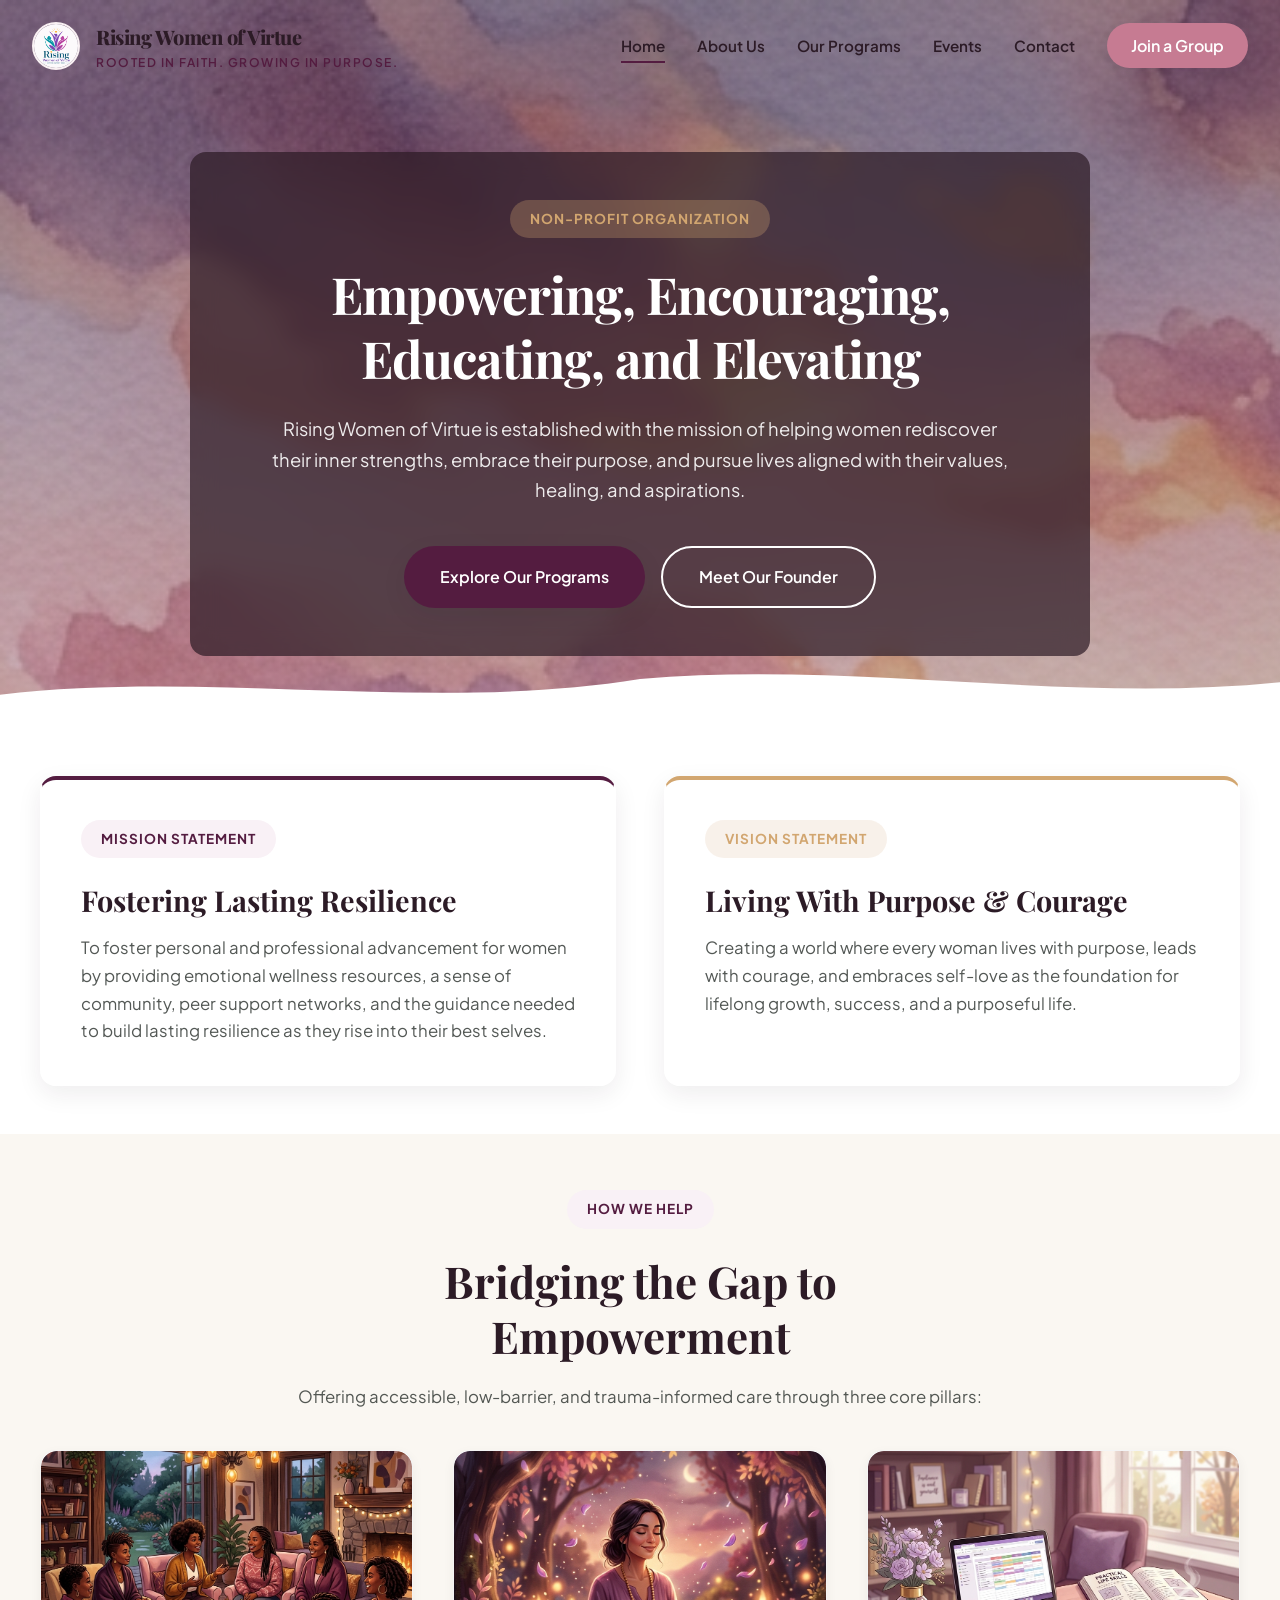
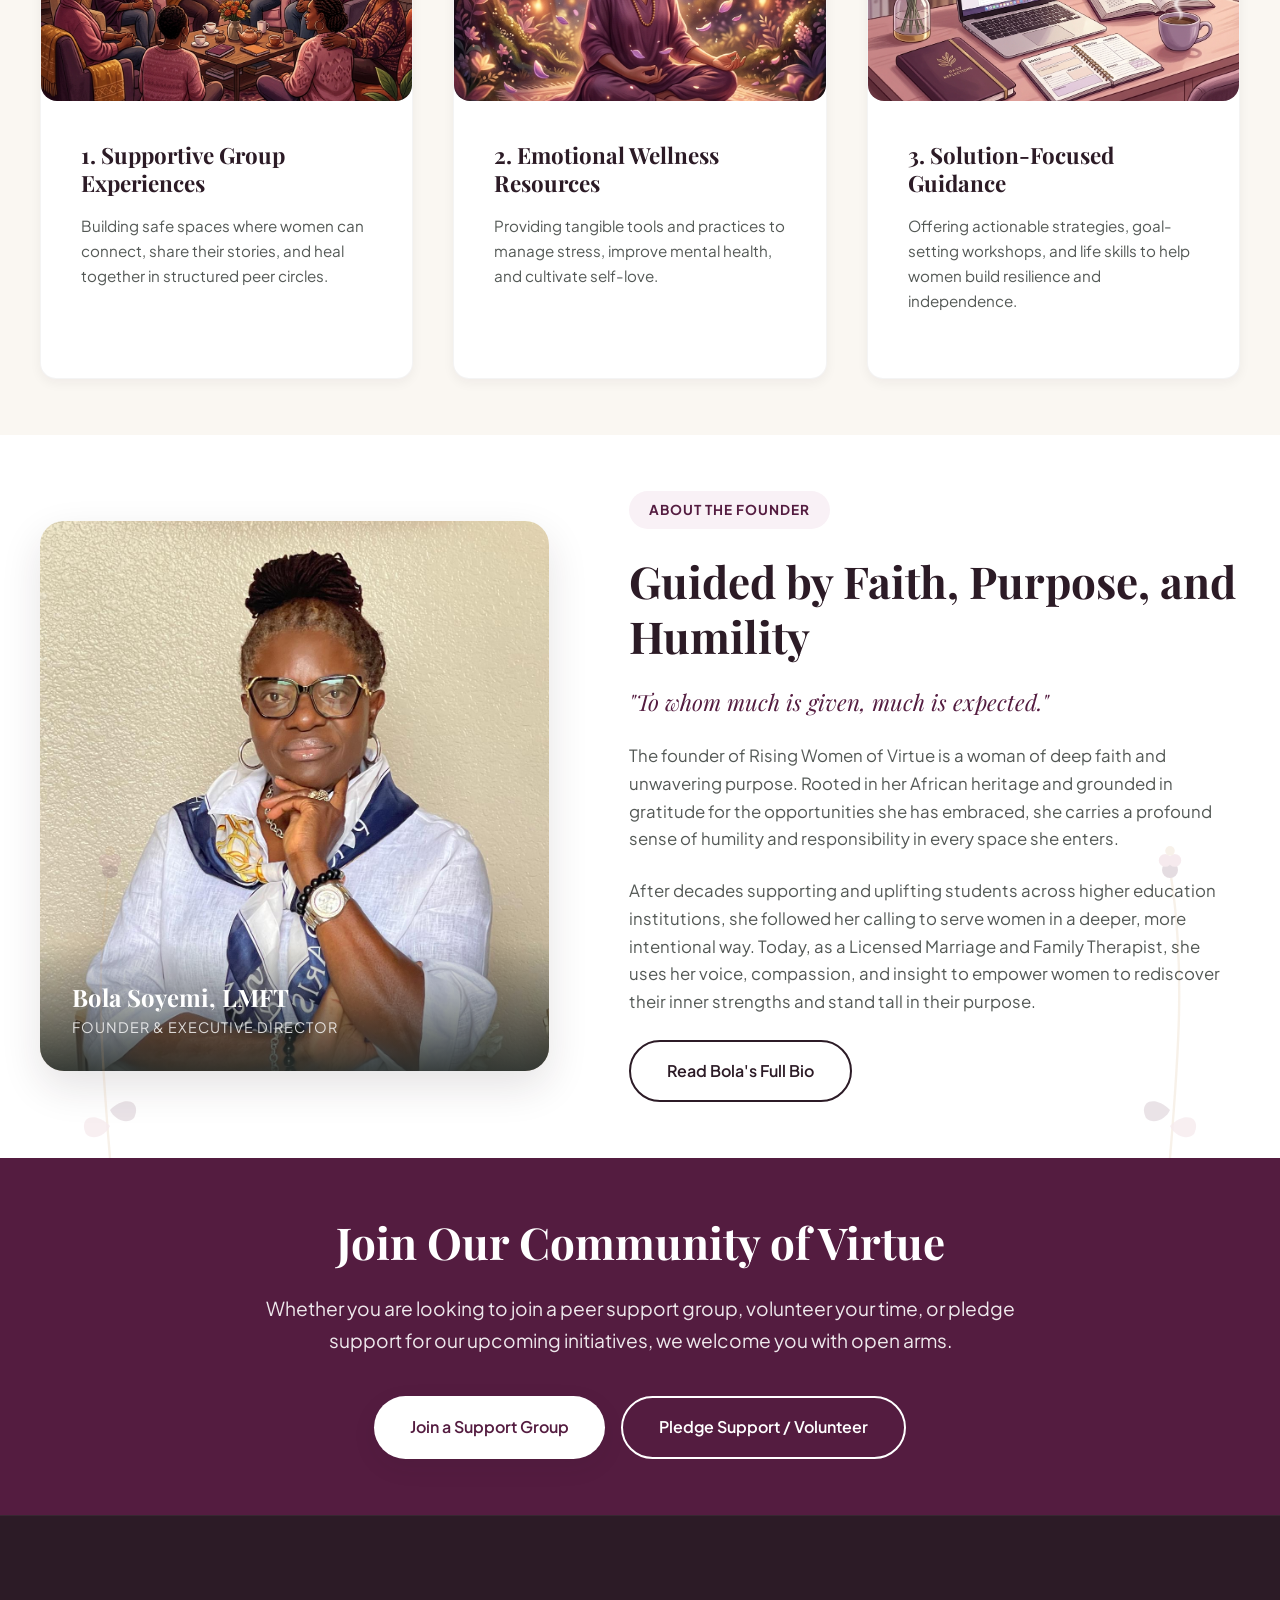
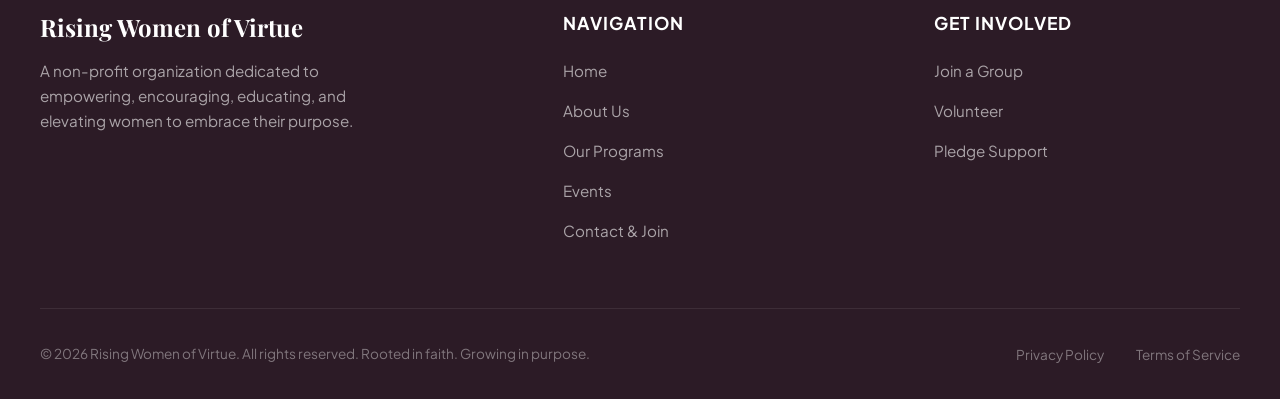
<file: index.html>
<!DOCTYPE html>
<html lang="en">
<head>
  <meta charset="UTF-8">
  <meta name="viewport" content="width=device-width, initial-scale=1.0">
  <meta http-equiv="Cache-Control" content="no-cache, no-store, must-revalidate">
  <meta http-equiv="Pragma" content="no-cache">
  <meta http-equiv="Expires" content="0">
  <title>Rising Women of Virtue - Non-Profit Organization</title>
  <meta name="description" content="Rising Women of Virtue is a non-profit organization established to empower, encourage, educate, and elevate women as they rediscover their inner strengths and embrace their purpose.">
  <link rel="stylesheet" href="css/styles.css">
</head>
<body>

  <!-- Navigation Header -->
  <header class="header-container" id="main-header">
    <nav class="navbar">
      <a href="index.html" class="logo-wrapper">
        <img src="images/logo.png" alt="Rising Women of Virtue Logo" class="logo-img">
        <div class="logo-text">
          <span class="logo-main">Rising Women of Virtue</span>
          <span class="logo-sub">Rooted in Faith. Growing in Purpose.</span>
        </div>
      </a>
      <ul class="nav-menu" id="nav-menu">
        <li><a href="index.html" class="nav-link active">Home</a></li>
        <li><a href="about.html" class="nav-link">About Us</a></li>
        <li><a href="programs.html" class="nav-link">Our Programs</a></li>
        <li><a href="events.html" class="nav-link">Events</a></li>
        <li><a href="contact.html" class="nav-link">Contact</a></li>
        <li><a href="contact.html?interest=ngo" class="nav-cta">Join a Group</a></li>
      </ul>
      <div class="mobile-toggle" id="mobile-toggle">
        <span></span>
        <span></span>
        <span></span>
      </div>
    </nav>
  </header>

  <!-- Hero Landing with Animated Moving River Image Background -->
  <section class="hero-home" style="position: relative; overflow: hidden; padding-top: 9.5rem; padding-bottom: 4.5rem;">
    
    <!-- Continuous Moving River Background Image Loop -->
    <div class="moving-river-container">
      <div class="moving-river-bg"></div>
    </div>
    
    <!-- Lavender Petal Drift Overlay -->
    <div class="petal-container" style="z-index: 2;"></div>

    <div class="fade-in-element visible hero-reveal" style="position: relative; z-index: 5; background: rgba(43, 26, 36, 0.7); padding: 3rem 2.5rem; border-radius: var(--border-radius-md); backdrop-filter: blur(12px); -webkit-backdrop-filter: blur(12px); max-width: 900px; color: var(--color-white);">
      <span class="badge badge-ngo" style="background: rgba(209, 164, 112, 0.3); color: var(--color-gold);">Non-Profit Organization</span>
      <h1 style="color: var(--color-white); font-size: 3.2rem;">Empowering, Encouraging, Educating, and Elevating</h1>
      <p class="subtitle" style="color: rgba(255, 255, 255, 0.9); font-size: 1.15rem; max-width: 750px;">Rising Women of Virtue is established with the mission of helping women rediscover their inner strengths, embrace their purpose, and pursue lives aligned with their values, healing, and aspirations.</p>
      <div style="display: flex; gap: 1rem; justify-content: center; flex-wrap: wrap; margin-top: 1.5rem;">
        <a href="programs.html" class="btn btn-primary">Explore Our Programs</a>
        <a href="about.html" class="btn btn-outline" style="border-color: var(--color-white); color: var(--color-white);">Meet Our Founder</a>
      </div>
    </div>

    <!-- Flowing River Wave Divider -->
    <div class="river-divider">
      <svg viewBox="0 0 1440 120" preserveAspectRatio="none">
        <path fill="#ffffff" d="M0,65 C240,25 480,95 720,40 C960,10 1200,80 1440,45 L1440,120 L0,120 Z"></path>
      </svg>
    </div>
  </section>

  <!-- Mission & Vision Cards -->
  <section style="background-color: var(--color-white); padding-top: 3rem; padding-bottom: 3rem;">
    <div class="portal-grid">
      <div class="glass-card fade-in-element visible" style="border-top: 4px solid var(--color-terracotta);">
        <span class="badge badge-ngo">Mission Statement</span>
        <h3 style="font-size: 1.8rem; margin-bottom: 1rem;">Fostering Lasting Resilience</h3>
        <p>To foster personal and professional advancement for women by providing emotional wellness resources, a sense of community, peer support networks, and the guidance needed to build lasting resilience as they rise into their best selves.</p>
      </div>
      
      <div class="glass-card fade-in-element visible delay-100" style="border-top: 4px solid var(--color-gold);">
        <span class="badge badge-ngo" style="background-color: rgba(209, 164, 112, 0.15); color: var(--color-gold);">Vision Statement</span>
        <h3 style="font-size: 1.8rem; margin-bottom: 1rem;">Living With Purpose & Courage</h3>
        <p>Creating a world where every woman lives with purpose, leads with courage, and embraces self-love as the foundation for lifelong growth, success, and a purposeful life.</p>
      </div>
    </div>
  </section>

  <!-- Three Core Pillars -->
  <section style="background-color: var(--color-cream); padding-top: 3.5rem; padding-bottom: 3.5rem;">
    <div class="section-header fade-in-element visible">
      <span class="badge badge-ngo">How We Help</span>
      <h2>Bridging the Gap to Empowerment</h2>
      <p>Offering accessible, low-barrier, and trauma-informed care through three core pillars:</p>
    </div>

    <div class="services-grid">
      
      <div class="service-card fade-in-element visible">
        <div class="image-card-wrapper">
          <img src="images/pillar_empowerment_groups.png" alt="Supportive Group Experiences" class="image-card-zoom">
        </div>
        <div class="service-body">
          <h3>1. Supportive Group Experiences</h3>
          <p>Building safe spaces where women can connect, share their stories, and heal together in structured peer circles.</p>
        </div>
      </div>

      <div class="service-card fade-in-element visible delay-100">
        <div class="image-card-wrapper">
          <img src="images/pillar_emotional_wellness.png" alt="Emotional Wellness Resources" class="image-card-zoom">
        </div>
        <div class="service-body">
          <h3>2. Emotional Wellness Resources</h3>
          <p>Providing tangible tools and practices to manage stress, improve mental health, and cultivate self-love.</p>
        </div>
      </div>

      <div class="service-card fade-in-element visible delay-200">
        <div class="image-card-wrapper">
          <img src="images/pillar_life_skills.png" alt="Solution-Focused Guidance" class="image-card-zoom">
        </div>
        <div class="service-body">
          <h3>3. Solution-Focused Guidance</h3>
          <p>Offering actionable strategies, goal-setting workshops, and life skills to help women build resilience and independence.</p>
        </div>
      </div>

    </div>
  </section>

  <!-- Meet the Founder -->
  <section class="founder-intro-section" style="position: relative; overflow: hidden; background-color: var(--color-white); padding-top: 3.5rem; padding-bottom: 3.5rem;">
    <!-- Swaying Lavender Stem margin decorations -->
    <svg class="lavender-stem-decor lavender-left" viewBox="0 0 100 200" fill="none" xmlns="http://www.w3.org/2000/svg">
      <path d="M50 200 C45 140 40 80 50 20" stroke="#D1A470" stroke-width="1.5" stroke-linecap="round"/>
      <path d="M50 180 C40 170 30 175 35 185 C40 190 48 185 50 180 Z" fill="#C57B91" opacity="0.8"/>
      <path d="M50 170 C60 160 70 165 65 175 C60 180 52 175 50 170 Z" fill="#531B3F" opacity="0.8"/>
      <circle cx="50" cy="20" r="5" fill="#531B3F"/>
      <circle cx="47" cy="14" r="4" fill="#C57B91"/>
      <circle cx="53" cy="14" r="4" fill="#C57B91"/>
      <circle cx="50" cy="8" r="3" fill="#D1A470"/>
    </svg>
    
    <svg class="lavender-stem-decor lavender-right" viewBox="0 0 100 200" fill="none" xmlns="http://www.w3.org/2000/svg">
      <path d="M50 200 C45 140 40 80 50 20" stroke="#D1A470" stroke-width="1.5" stroke-linecap="round"/>
      <path d="M50 180 C40 170 30 175 35 185 C40 190 48 185 50 180 Z" fill="#C57B91" opacity="0.8"/>
      <path d="M50 170 C60 160 70 165 65 175 C60 180 52 175 50 170 Z" fill="#531B3F" opacity="0.8"/>
      <circle cx="50" cy="20" r="5" fill="#531B3F"/>
      <circle cx="47" cy="14" r="4" fill="#C57B91"/>
      <circle cx="53" cy="14" r="4" fill="#C57B91"/>
      <circle cx="50" cy="8" r="3" fill="#D1A470"/>
    </svg>

    <div class="founder-grid">
      <div class="founder-image-wrapper fade-in-element visible">
        <img src="images/bola.jpeg" alt="Bola Soyemi portrait" class="founder-img">
        <div class="founder-caption">
          <h3>Bola Soyemi, LMFT</h3>
          <p>Founder & Executive Director</p>
        </div>
      </div>
      <div class="founder-text-content fade-in-element visible delay-200">
        <span class="badge badge-ngo">About the Founder</span>
        <h2>Guided by Faith, Purpose, and Humility</h2>
        <p class="quote">"To whom much is given, much is expected."</p>
        <p>The founder of Rising Women of Virtue is a woman of deep faith and unwavering purpose. Rooted in her African heritage and grounded in gratitude for the opportunities she has embraced, she carries a profound sense of humility and responsibility in every space she enters.</p>
        <p>After decades supporting and uplifting students across higher education institutions, she followed her calling to serve women in a deeper, more intentional way. Today, as a Licensed Marriage and Family Therapist, she uses her voice, compassion, and insight to empower women to rediscover their inner strengths and stand tall in their purpose.</p>
        <a href="about.html" class="btn btn-outline">Read Bola's Full Bio</a>
      </div>
    </div>
  </section>

  <!-- Get Involved CTA -->
  <section style="background-color: var(--color-terracotta); color: var(--color-white); text-align: center; padding: 3.5rem 2rem;">
    <div style="max-width: 800px; margin: 0 auto;" class="fade-in-element visible">
      <h2 style="color: var(--color-white); font-size: 2.75rem; margin-bottom: 1.5rem;">Join Our Community of Virtue</h2>
      <p style="color: rgba(255, 255, 255, 0.9); font-size: 1.2rem; margin-bottom: 2.5rem;">Whether you are looking to join a peer support group, volunteer your time, or pledge support for our upcoming initiatives, we welcome you with open arms.</p>
      <div style="display: flex; gap: 1rem; justify-content: center; flex-wrap: wrap;">
        <a href="contact.html?interest=ngo" class="btn btn-secondary" style="background-color: var(--color-white); color: var(--color-terracotta);">Join a Support Group</a>
        <a href="contact.html?interest=volunteer" class="btn btn-outline" style="border-color: var(--color-white); color: var(--color-white);">Pledge Support / Volunteer</a>
      </div>
    </div>
  </section>

  <!-- Footer -->
  <footer>
    <div class="footer-grid">
      <div class="footer-brand">
        <h3>Rising Women of Virtue</h3>
        <p>A non-profit organization dedicated to empowering, encouraging, educating, and elevating women to embrace their purpose.</p>
      </div>
      <div class="footer-links">
        <h4>Navigation</h4>
        <ul>
          <li><a href="index.html">Home</a></li>
          <li><a href="about.html">About Us</a></li>
          <li><a href="programs.html">Our Programs</a></li>
          <li><a href="events.html">Events</a></li>
          <li><a href="contact.html">Contact & Join</a></li>
        </ul>
      </div>
      <div class="footer-links">
        <h4>Get Involved</h4>
        <ul>
          <li><a href="contact.html?interest=ngo">Join a Group</a></li>
          <li><a href="contact.html?interest=volunteer">Volunteer</a></li>
          <li><a href="contact.html?interest=volunteer">Pledge Support</a></li>
        </ul>
      </div>
    </div>
    
    <div class="footer-bottom">
      <p>&copy; 2026 Rising Women of Virtue. All rights reserved. Rooted in faith. Growing in purpose.</p>
      <ul class="footer-legal-links">
        <li><a href="#">Privacy Policy</a></li>
        <li><a href="#">Terms of Service</a></li>
      </ul>
    </div>
  </footer>

  <script src="js/main.js"></script>
</body>
</html>
</file>
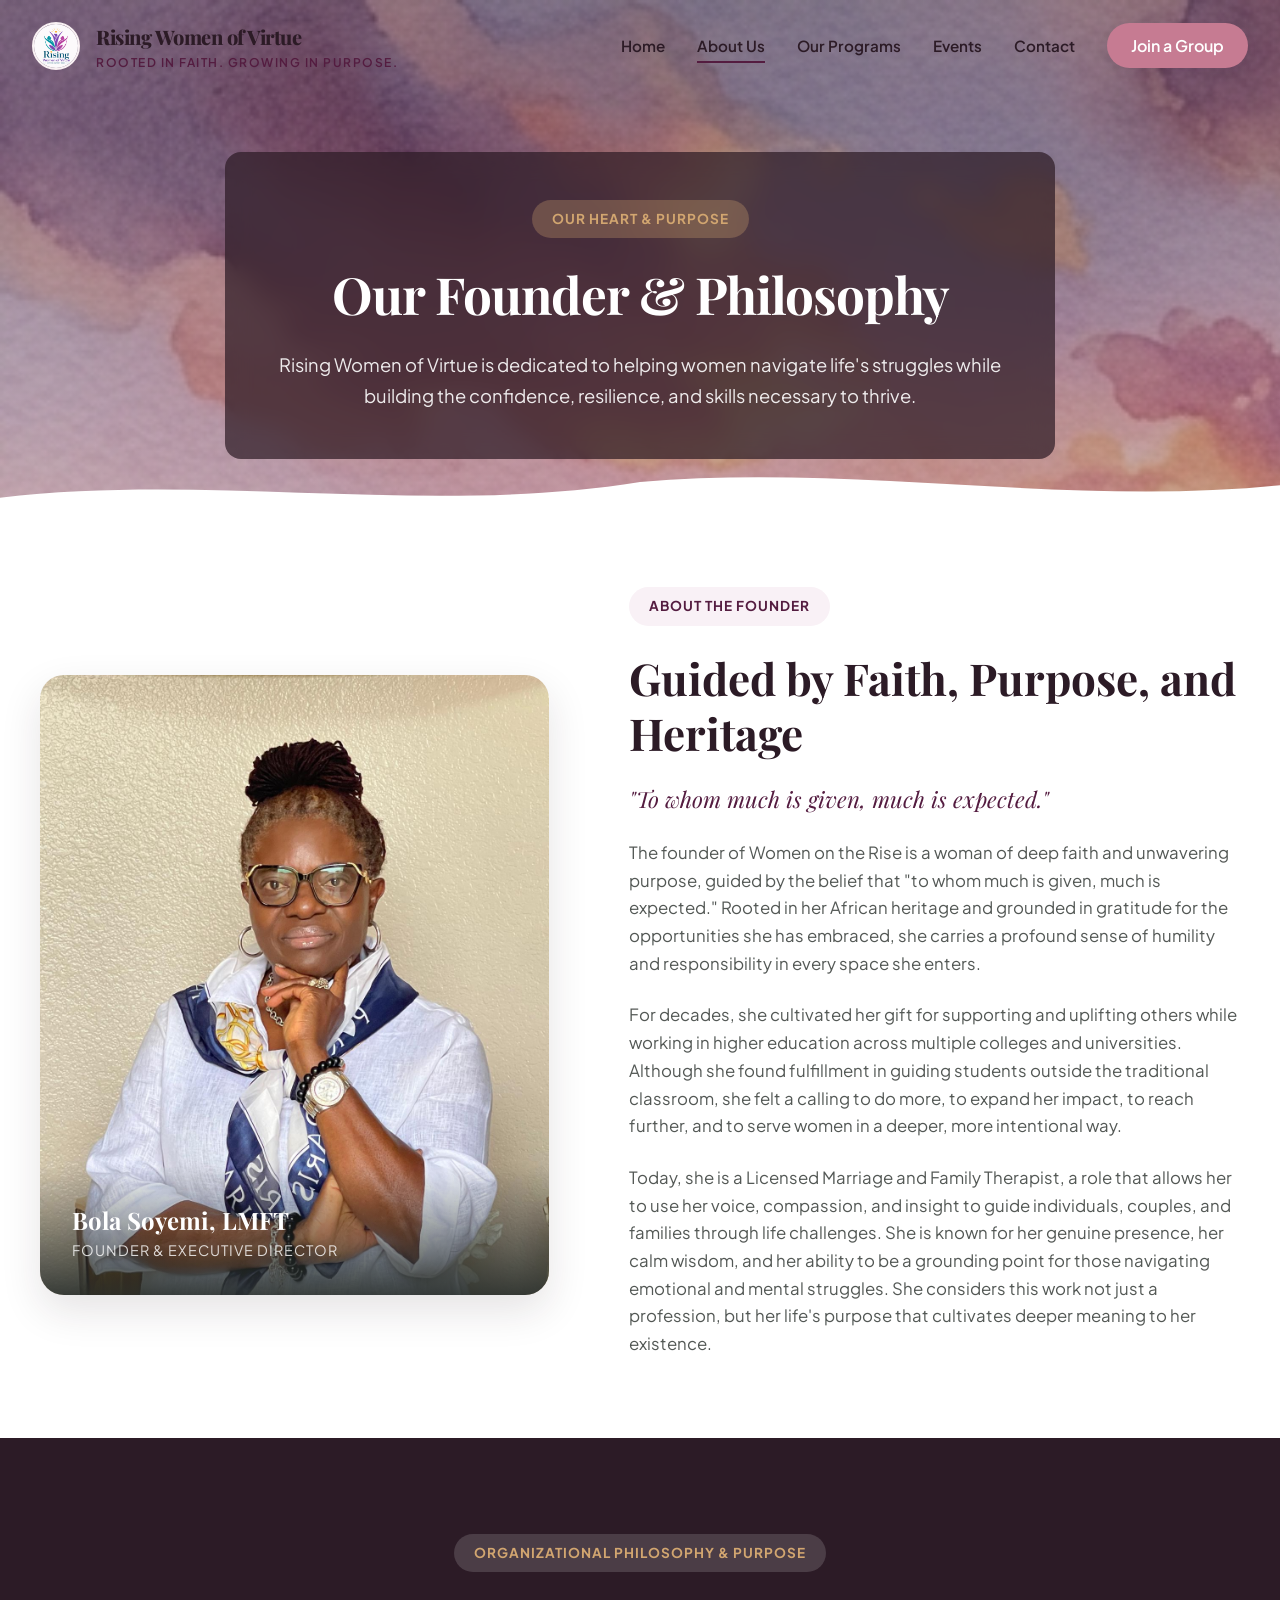
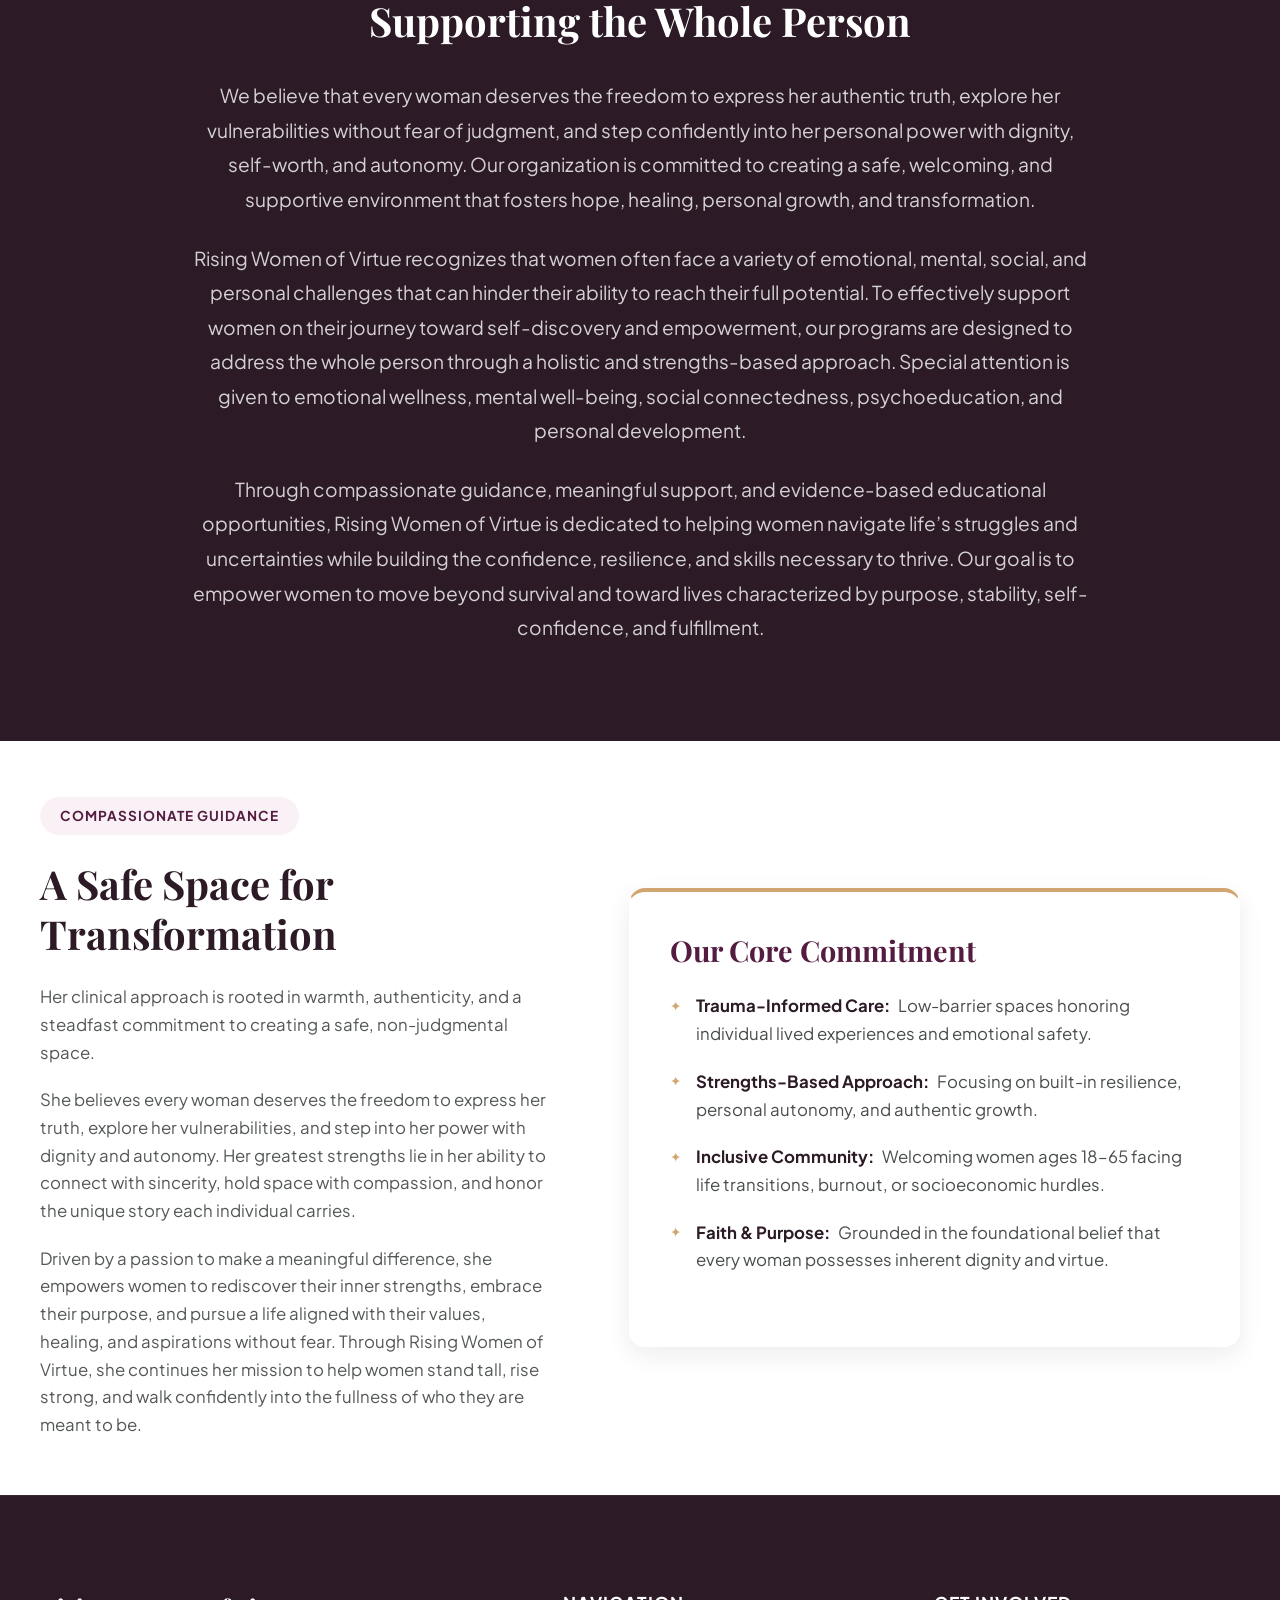
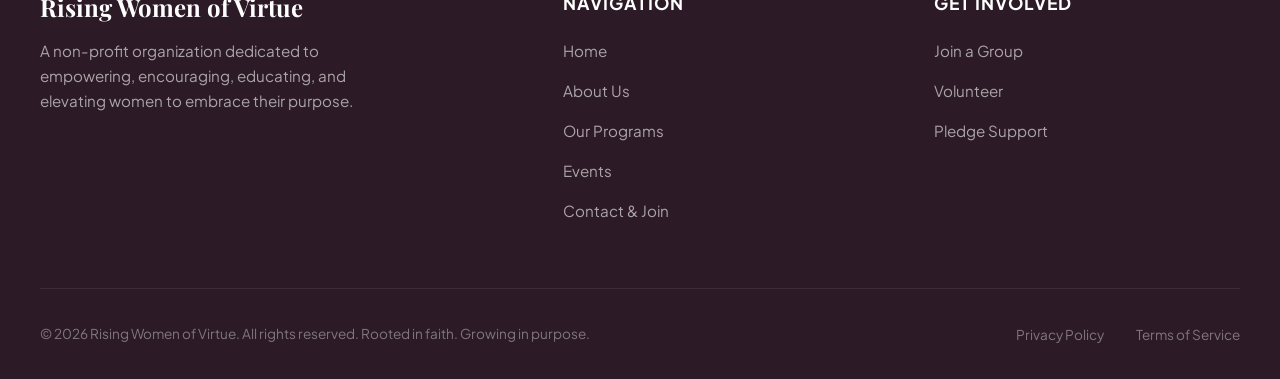
<file: about.html>
<!DOCTYPE html>
<html lang="en">
<head>
  <meta charset="UTF-8">
  <meta name="viewport" content="width=device-width, initial-scale=1.0">
  <meta http-equiv="Cache-Control" content="no-cache, no-store, must-revalidate">
  <meta http-equiv="Pragma" content="no-cache">
  <meta http-equiv="Expires" content="0">
  <title>About Us - Rising Women of Virtue</title>
  <meta name="description" content="Learn about Bola Soyemi, LMFT, founder of Rising Women of Virtue, her background in higher education, African heritage, faith, and the non-profit's philosophy.">
  <link rel="stylesheet" href="css/styles.css">
</head>
<body>

  <!-- Navigation Header -->
  <header class="header-container scrolled" id="main-header">
    <nav class="navbar">
      <a href="index.html" class="logo-wrapper">
        <img src="images/logo.png" alt="Rising Women of Virtue Logo" class="logo-img">
        <div class="logo-text">
          <span class="logo-main">Rising Women of Virtue</span>
          <span class="logo-sub">Rooted in Faith. Growing in Purpose.</span>
        </div>
      </a>
      <ul class="nav-menu" id="nav-menu">
        <li><a href="index.html" class="nav-link">Home</a></li>
        <li><a href="about.html" class="nav-link active">About Us</a></li>
        <li><a href="programs.html" class="nav-link">Our Programs</a></li>
        <li><a href="events.html" class="nav-link">Events</a></li>
        <li><a href="contact.html" class="nav-link">Contact</a></li>
        <li><a href="contact.html?interest=ngo" class="nav-cta">Join a Group</a></li>
      </ul>
      <div class="mobile-toggle" id="mobile-toggle">
        <span></span>
        <span></span>
        <span></span>
      </div>
    </nav>
  </header>

  <!-- Hero About with Animated Moving River Background Image -->
  <section class="hero-home" style="position: relative; overflow: hidden; padding-top: 9.5rem; padding-bottom: 4.5rem;">
    <!-- Continuous Moving River Background Image Loop -->
    <div class="moving-river-container">
      <div class="moving-river-bg"></div>
    </div>
    
    <!-- Lavender Petal Drift Overlay -->
    <div class="petal-container" style="z-index: 2;"></div>

    <div class="fade-in-element visible hero-reveal" style="position: relative; z-index: 5; background: rgba(43, 26, 36, 0.7); padding: 3rem 2.5rem; border-radius: var(--border-radius-md); backdrop-filter: blur(12px); -webkit-backdrop-filter: blur(12px); max-width: 900px; color: var(--color-white); text-align: center; margin: 0 auto;">
      <span class="badge badge-ngo" style="background: rgba(209, 164, 112, 0.3); color: var(--color-gold);">Our Heart & Purpose</span>
      <h1 style="color: var(--color-white); font-size: 3.2rem;">Our Founder & Philosophy</h1>
      <p class="subtitle" style="color: rgba(255, 255, 255, 0.9); font-size: 1.15rem; max-width: 750px; margin: 0 auto;">Rising Women of Virtue is dedicated to helping women navigate life's struggles while building the confidence, resilience, and skills necessary to thrive.</p>
    </div>

    <!-- Flowing River Wave Divider -->
    <div class="river-divider">
      <svg viewBox="0 0 1440 120" preserveAspectRatio="none">
        <path fill="#ffffff" d="M0,65 C240,25 480,95 720,40 C960,10 1200,80 1440,45 L1440,120 L0,120 Z"></path>
      </svg>
    </div>
  </section>

  <!-- Founder Biography Section -->
  <section id="founder" style="background-color: var(--color-white);">
    <div class="founder-grid">
      <div class="founder-image-wrapper fade-in-element visible">
        <img src="images/bola.jpeg" alt="Bola Soyemi, LMFT Portrait" class="founder-img" style="height: 620px;">
        <div class="founder-caption">
          <h3>Bola Soyemi, LMFT</h3>
          <p>Founder & Executive Director</p>
        </div>
      </div>
      
      <div class="founder-text-content fade-in-element visible delay-200">
        <span class="badge badge-ngo">About the Founder</span>
        <h2>Guided by Faith, Purpose, and Heritage</h2>
        <p class="quote">"To whom much is given, much is expected."</p>
        
        <p>The founder of Women on the Rise is a woman of deep faith and unwavering purpose, guided by the belief that "to whom much is given, much is expected." Rooted in her African heritage and grounded in gratitude for the opportunities she has embraced, she carries a profound sense of humility and responsibility in every space she enters.</p>
        
        <p>For decades, she cultivated her gift for supporting and uplifting others while working in higher education across multiple colleges and universities. Although she found fulfillment in guiding students outside the traditional classroom, she felt a calling to do more, to expand her impact, to reach further, and to serve women in a deeper, more intentional way.</p>
        
        <p>Today, she is a Licensed Marriage and Family Therapist, a role that allows her to use her voice, compassion, and insight to guide individuals, couples, and families through life challenges. She is known for her genuine presence, her calm wisdom, and her ability to be a grounding point for those navigating emotional and mental struggles. She considers this work not just a profession, but her life's purpose that cultivates deeper meaning to her existence.</p>
      </div>
    </div>
  </section>

  <!-- Philosophy & Purpose Section -->
  <section class="philosophy-banner fade-in-element visible">
    <div class="philosophy-content">
      <span class="badge badge-ngo" style="background-color: rgba(255, 255, 255, 0.15); color: var(--color-gold);">Organizational Philosophy & Purpose</span>
      <h2 style="color: var(--color-white);">Supporting the Whole Person</h2>
      <p style="margin-bottom: 1.5rem;">We believe that every woman deserves the freedom to express her authentic truth, explore her vulnerabilities without fear of judgment, and step confidently into her personal power with dignity, self-worth, and autonomy. Our organization is committed to creating a safe, welcoming, and supportive environment that fosters hope, healing, personal growth, and transformation.</p>
      <p style="margin-bottom: 1.5rem;">Rising Women of Virtue recognizes that women often face a variety of emotional, mental, social, and personal challenges that can hinder their ability to reach their full potential. To effectively support women on their journey toward self-discovery and empowerment, our programs are designed to address the whole person through a holistic and strengths-based approach. Special attention is given to emotional wellness, mental well-being, social connectedness, psychoeducation, and personal development.</p>
      <p>Through compassionate guidance, meaningful support, and evidence-based educational opportunities, Rising Women of Virtue is dedicated to helping women navigate life’s struggles and uncertainties while building the confidence, resilience, and skills necessary to thrive. Our goal is to empower women to move beyond survival and toward lives characterized by purpose, stability, self-confidence, and fulfillment.</p>
    </div>
  </section>

  <!-- Clinical Approach & Mission Alignment -->
  <section style="background-color: var(--color-white);">
    <div class="founder-grid" style="align-items: center;">
      <div class="fade-in-element visible">
        <span class="badge badge-ngo">Compassionate Guidance</span>
        <h2 style="font-size: 2.5rem; margin-bottom: 1.5rem;">A Safe Space for Transformation</h2>
        <p style="margin-bottom: 1.25rem;">Her clinical approach is rooted in warmth, authenticity, and a steadfast commitment to creating a safe, non-judgmental space.</p>
        <p style="margin-bottom: 1.25rem;">She believes every woman deserves the freedom to express her truth, explore her vulnerabilities, and step into her power with dignity and autonomy. Her greatest strengths lie in her ability to connect with sincerity, hold space with compassion, and honor the unique story each individual carries.</p>
        <p>Driven by a passion to make a meaningful difference, she empowers women to rediscover their inner strengths, embrace their purpose, and pursue a life aligned with their values, healing, and aspirations without fear. Through Rising Women of Virtue, she continues her mission to help women stand tall, rise strong, and walk confidently into the fullness of who they are meant to be.</p>
      </div>

      <div class="glass-card fade-in-element visible delay-200" style="border-top: 4px solid var(--color-gold);">
        <h3 style="font-size: 1.8rem; margin-bottom: 1.5rem; color: var(--color-terracotta);">Our Core Commitment</h3>
        <ul class="portal-features" style="display: flex; flex-direction: column; gap: 1.25rem;">
          <li><strong>Trauma-Informed Care:</strong> Low-barrier spaces honoring individual lived experiences and emotional safety.</li>
          <li><strong>Strengths-Based Approach:</strong> Focusing on built-in resilience, personal autonomy, and authentic growth.</li>
          <li><strong>Inclusive Community:</strong> Welcoming women ages 18–65 facing life transitions, burnout, or socioeconomic hurdles.</li>
          <li><strong>Faith & Purpose:</strong> Grounded in the foundational belief that every woman possesses inherent dignity and virtue.</li>
        </ul>
      </div>
    </div>
  </section>

  <!-- Footer -->
  <footer>
    <div class="footer-grid">
      <div class="footer-brand">
        <h3>Rising Women of Virtue</h3>
        <p>A non-profit organization dedicated to empowering, encouraging, educating, and elevating women to embrace their purpose.</p>
      </div>
      <div class="footer-links">
        <h4>Navigation</h4>
        <ul>
          <li><a href="index.html">Home</a></li>
          <li><a href="about.html">About Us</a></li>
          <li><a href="programs.html">Our Programs</a></li>
          <li><a href="events.html">Events</a></li>
          <li><a href="contact.html">Contact & Join</a></li>
        </ul>
      </div>
      <div class="footer-links">
        <h4>Get Involved</h4>
        <ul>
          <li><a href="contact.html?interest=ngo">Join a Group</a></li>
          <li><a href="contact.html?interest=volunteer">Volunteer</a></li>
          <li><a href="contact.html?interest=volunteer">Pledge Support</a></li>
        </ul>
      </div>
    </div>
    
    <div class="footer-bottom">
      <p>&copy; 2026 Rising Women of Virtue. All rights reserved. Rooted in faith. Growing in purpose.</p>
      <ul class="footer-legal-links">
        <li><a href="#">Privacy Policy</a></li>
        <li><a href="#">Terms of Service</a></li>
      </ul>
    </div>
  </footer>

  <script src="js/main.js"></script>
</body>
</html>
</file>
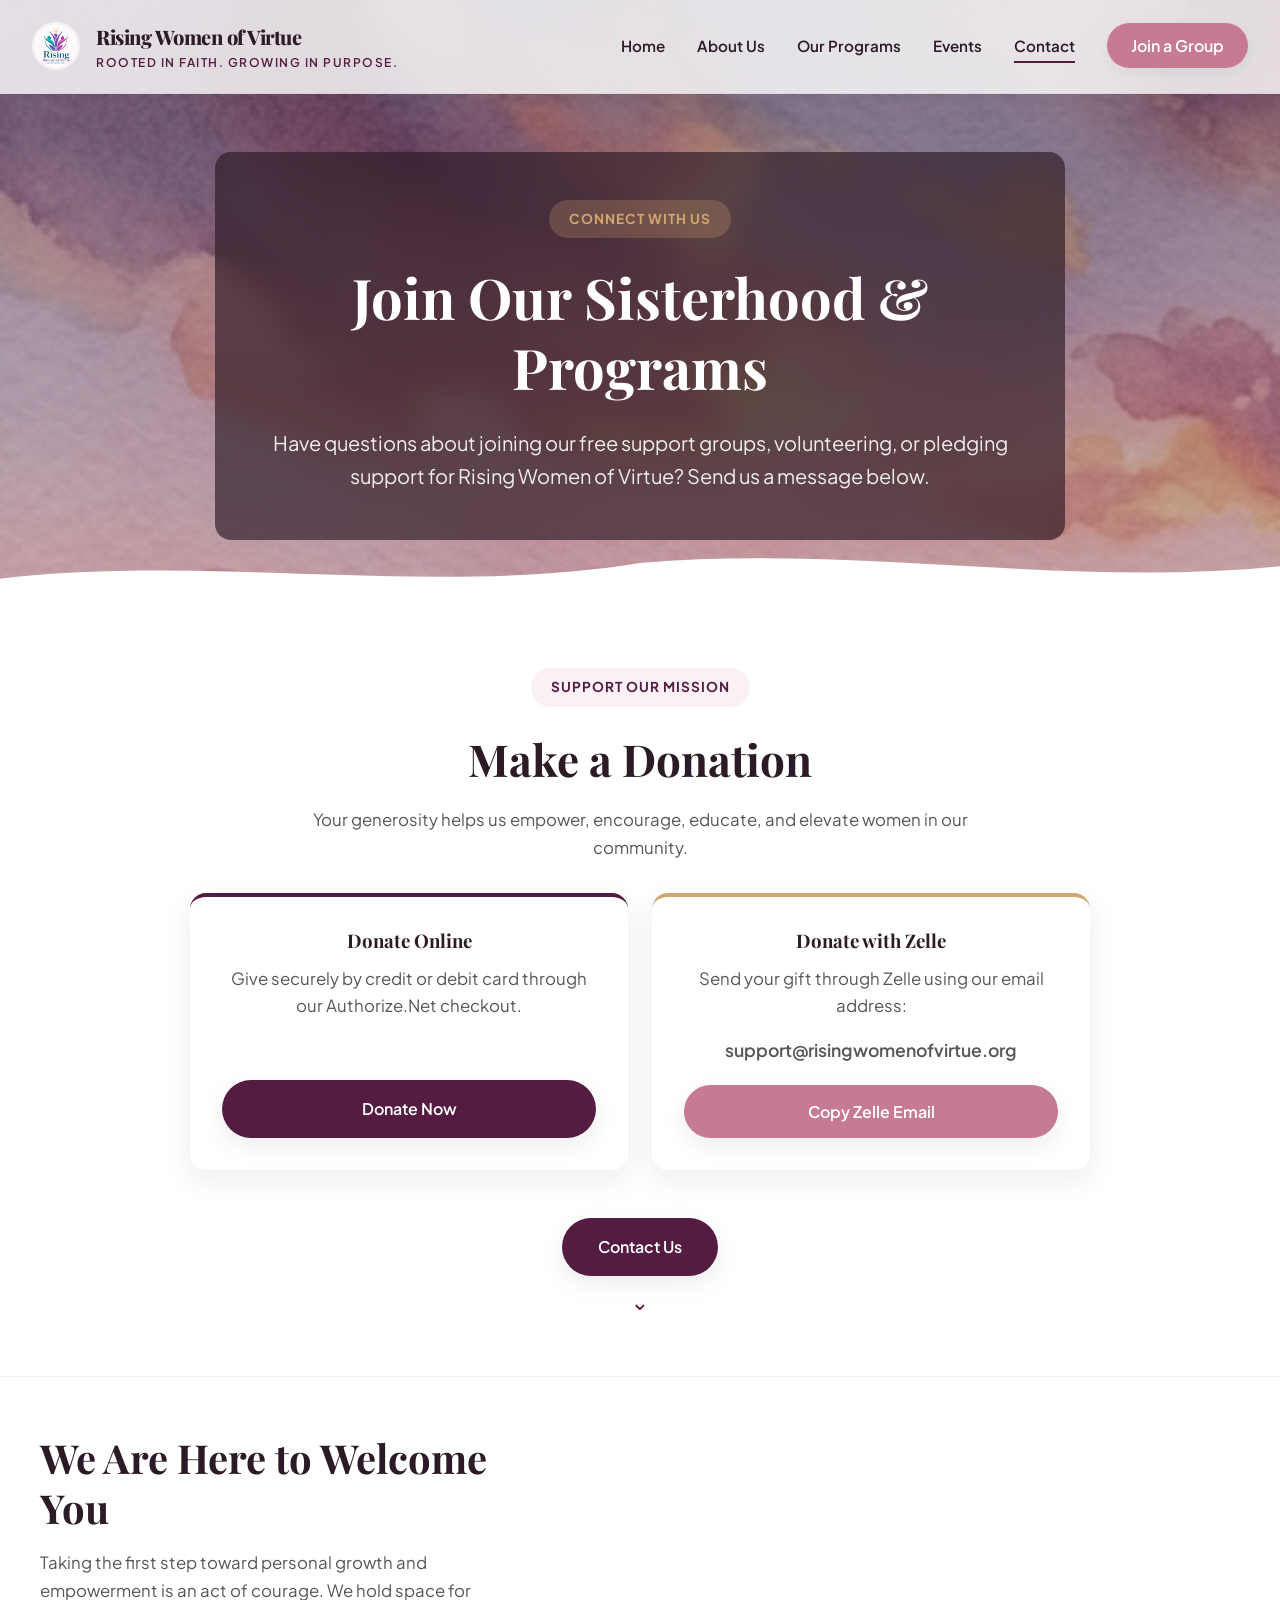
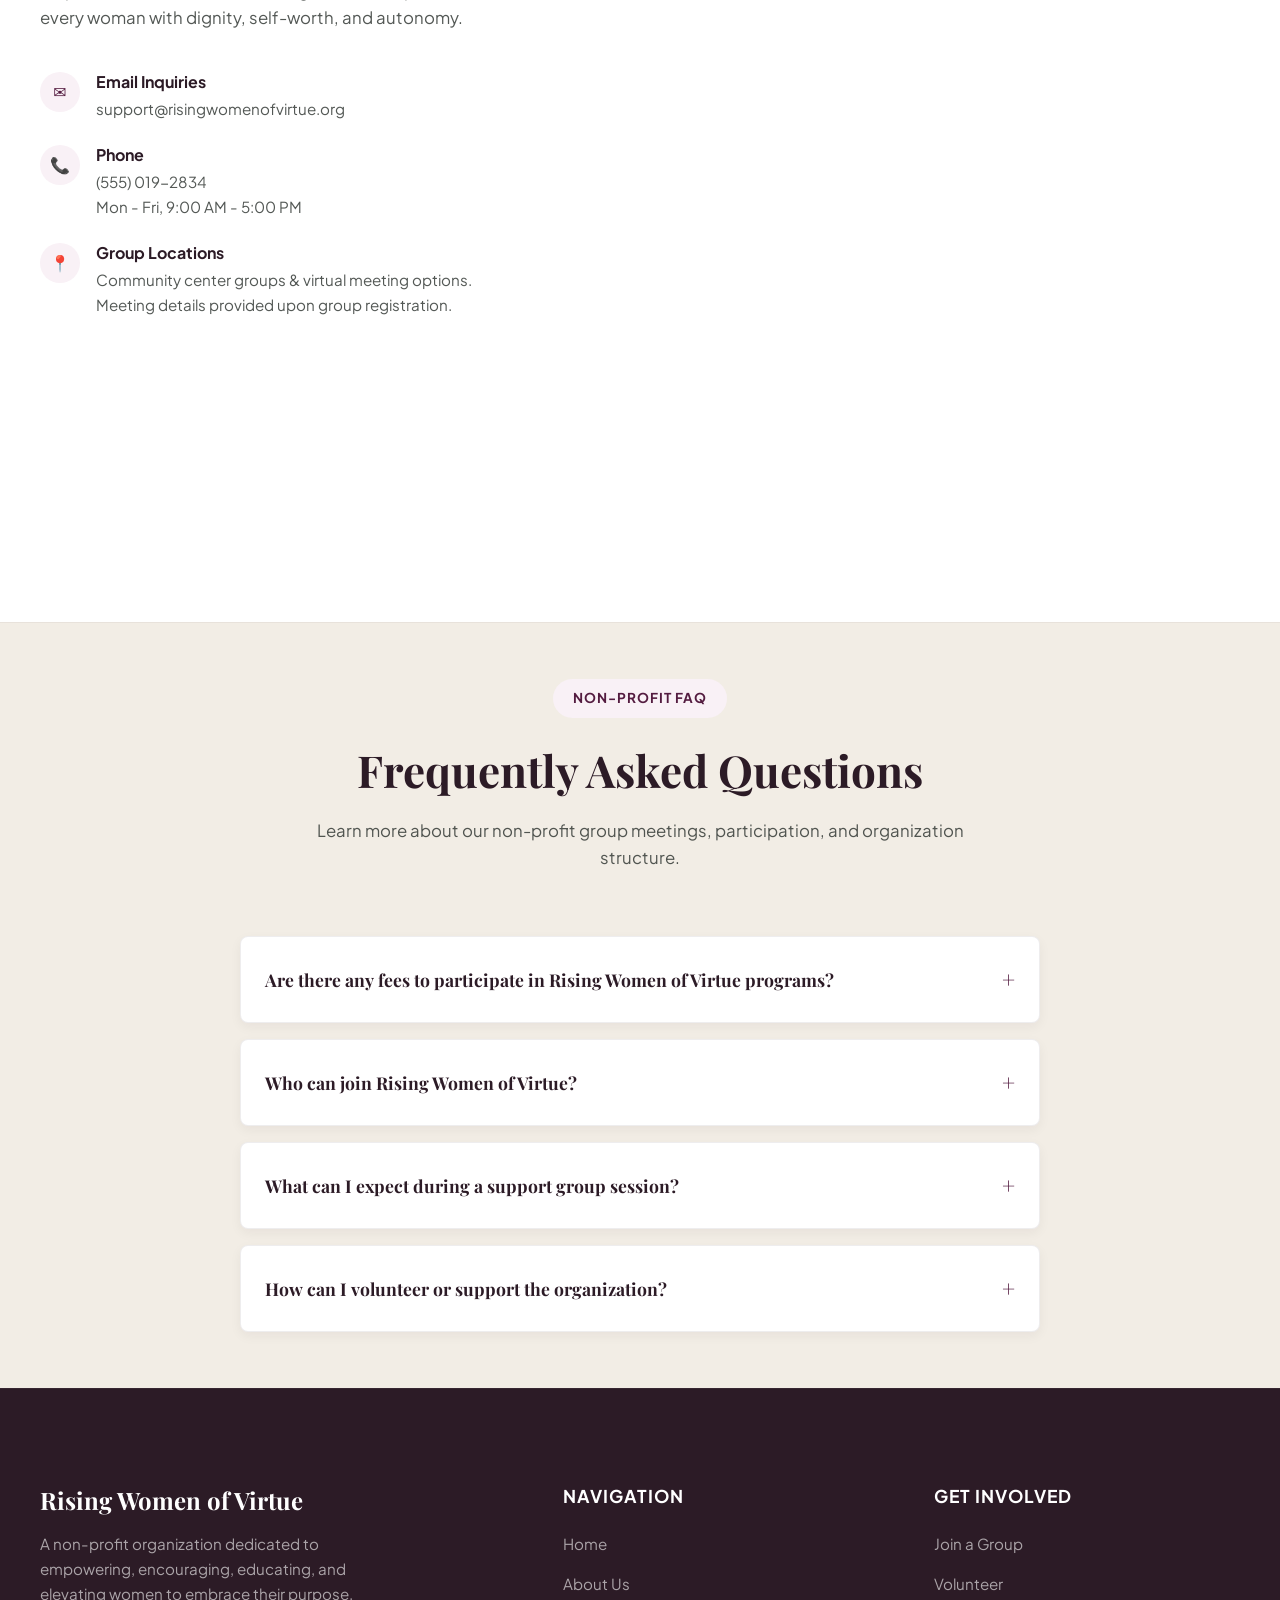
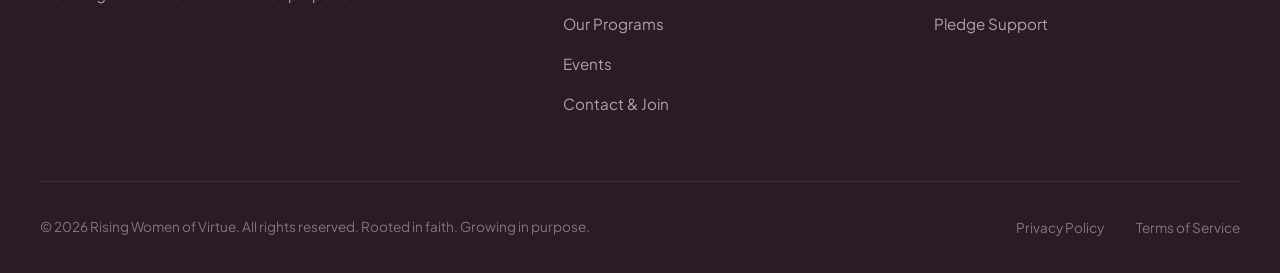
<file: contact.html>
<!DOCTYPE html>
<html lang="en">
<head>
  <meta charset="UTF-8">
  <meta name="viewport" content="width=device-width, initial-scale=1.0">
  <meta http-equiv="Cache-Control" content="no-cache, no-store, must-revalidate">
  <meta http-equiv="Pragma" content="no-cache">
  <meta http-equiv="Expires" content="0">
  <title>Contact Us - Rising Women of Virtue</title>
  <meta name="description" content="Reach out to Rising Women of Virtue to join free support groups, volunteer, pledge support, or make general inquiries.">
  <link rel="stylesheet" href="css/styles.css">
  <style>
    /* Accordion FAQ Styling */
    .faq-container {
      max-width: 800px;
      margin: 4rem auto 0;
      display: flex;
      flex-direction: column;
      gap: 1rem;
    }
    details {
      background: var(--color-white);
      border: 1px solid rgba(44, 27, 37, 0.08);
      border-radius: var(--border-radius-sm);
      overflow: hidden;
      box-shadow: var(--shadow-sm);
      transition: var(--transition-fast);
    }
    details[open] {
      box-shadow: var(--shadow-md);
      border-color: var(--color-terracotta);
    }
    summary {
      padding: 1.5rem;
      font-weight: 700;
      font-size: 1.1rem;
      cursor: pointer;
      list-style: none;
      display: flex;
      justify-content: space-between;
      align-items: center;
      user-select: none;
      font-family: var(--font-title);
      color: var(--color-dark);
    }
    summary::-webkit-details-marker {
      display: none;
    }
    summary::after {
      content: '+';
      font-size: 1.4rem;
      font-weight: 400;
      color: var(--color-terracotta);
      transition: transform var(--transition-fast);
    }
    details[open] summary::after {
      content: '−';
      color: var(--color-gold);
    }
    .faq-content {
      padding: 0 1.5rem 1.5rem;
      border-top: 1px solid rgba(44, 27, 37, 0.03);
      font-size: 0.95rem;
      color: rgba(44, 27, 37, 0.8);
      line-height: 1.6;
    }
    .faq-content p {
      margin-bottom: 0.75rem;
    }
    .faq-content p:last-child {
      margin-bottom: 0;
    }
    /* Dynamic Form Notice Block */
    .form-notice {
      display: none;
      padding: 1.25rem;
      background-color: var(--color-cream-dark);
      border-left: 4px solid var(--color-terracotta);
      border-radius: var(--border-radius-sm);
      margin-bottom: 1.5rem;
      font-size: 0.9rem;
      animation: fadeIn 0.4s ease;
    }
    @keyframes fadeIn {
      from { opacity: 0; transform: translateY(-10px); }
      to { opacity: 1; transform: translateY(0); }
    }
  </style>
</head>
<body>

  <!-- Navigation Header -->
  <header class="header-container scrolled" id="main-header">
    <nav class="navbar">
      <a href="index.html" class="logo-wrapper">
        <img src="images/logo.png" alt="Rising Women of Virtue Logo" class="logo-img">
        <div class="logo-text">
          <span class="logo-main">Rising Women of Virtue</span>
          <span class="logo-sub">Rooted in Faith. Growing in Purpose.</span>
        </div>
      </a>
      <ul class="nav-menu" id="nav-menu">
        <li><a href="index.html" class="nav-link">Home</a></li>
        <li><a href="about.html" class="nav-link">About Us</a></li>
        <li><a href="programs.html" class="nav-link">Our Programs</a></li>
        <li><a href="events.html" class="nav-link">Events</a></li>
        <li><a href="contact.html" class="nav-link active">Contact</a></li>
        <li><a href="contact.html?interest=ngo" class="nav-cta">Join a Group</a></li>
      </ul>
      <div class="mobile-toggle" id="mobile-toggle">
        <span></span>
        <span></span>
        <span></span>
      </div>
    </nav>
  </header>

  <!-- Hero Contact with Moving River Image Background -->
  <section class="hero-ngo" style="position: relative; overflow: hidden; padding-top: 9.5rem; padding-bottom: 4.5rem;">
    <!-- Moving River Background Image Loop -->
    <div class="moving-river-container">
      <div class="moving-river-bg"></div>
    </div>
    
    <!-- Lavender Petal Drift Effect -->
    <div class="petal-container" style="z-index: 2;"></div>

    <div class="hero-ngo-content text-center fade-in-element visible hero-reveal" style="text-align: center; position: relative; z-index: 5; background: rgba(43, 26, 36, 0.65); padding: 3rem; border-radius: var(--border-radius-md); backdrop-filter: blur(12px); -webkit-backdrop-filter: blur(12px); color: var(--color-white); max-width: 850px; margin: 0 auto;">
      <span class="badge badge-ngo" style="background: rgba(209, 164, 112, 0.25); color: var(--color-gold);">Connect With Us</span>
      <h1 style="color: var(--color-white);">Join Our Sisterhood & Programs</h1>
      <p style="color: rgba(255, 255, 255, 0.9); margin: 0 auto; max-width: 750px;">Have questions about joining our free support groups, volunteering, or pledging support for Rising Women of Virtue? Send us a message below.</p>
    </div>

    <!-- Flowing River Wave Divider -->
    <div class="river-divider">
      <svg viewBox="0 0 1440 120" preserveAspectRatio="none">
        <path fill="#ffffff" d="M0,65 C240,25 480,95 720,40 C960,10 1200,80 1440,45 L1440,120 L0,120 Z"></path>
      </svg>
    </div>
  </section>

  <!-- Donate Section -->
  <section id="donate" style="background-color: var(--color-white);">
    <div class="section-header fade-in-element visible" style="margin-bottom: 2rem;">
      <span class="badge badge-ngo">Support Our Mission</span>
      <h2>Make a Donation</h2>
      <p>Your generosity helps us empower, encourage, educate, and elevate women in our community.</p>
    </div>
    <div class="fade-in-element visible" style="display: flex; flex-wrap: wrap; gap: 1.5rem; justify-content: center; max-width: 900px; margin: 0 auto;">
      <div style="flex: 1 1 320px; display: flex; flex-direction: column; align-items: center; background: #fff; border-radius: 16px; padding: 2rem; text-align: center; box-shadow: 0 10px 30px rgba(44, 27, 37, 0.08); border-top: 4px solid var(--color-terracotta);">
        <h3 style="margin-bottom: 0.75rem;">Donate Online</h3>
        <p style="margin-bottom: 1.5rem;">Give securely by credit or debit card through our Authorize.Net checkout.</p>
        <a id="donate-now-btn" class="btn btn-primary" href="https://simplecheckout.authorize.net/payment/CatalogPayment.aspx?LinkId=c2a91f70-0a49-47fb-8d24-8ea1cf49a43a" target="_blank" rel="noopener noreferrer" style="width: 100%; margin-top: auto; font-family: inherit;">Donate Now</a>
      </div>
      <div style="flex: 1 1 320px; display: flex; flex-direction: column; align-items: center; background: #fff; border-radius: 16px; padding: 2rem; text-align: center; box-shadow: 0 10px 30px rgba(44, 27, 37, 0.08); border-top: 4px solid var(--color-gold);">
        <h3 style="margin-bottom: 0.75rem;">Donate with Zelle</h3>
        <p style="margin-bottom: 1rem;">Send your gift through Zelle using our email address:</p>
        <p style="font-weight: 600; font-size: 1.1rem; word-break: break-all; margin-bottom: 1.25rem;">support@risingwomenofvirtue.org</p>
        <button id="copy-zelle-btn" type="button" class="btn btn-secondary" style="width: 100%; margin-top: auto; font-family: inherit;" onclick="navigator.clipboard.writeText('support@risingwomenofvirtue.org').then(() => { this.textContent = 'Copied!'; setTimeout(() => this.textContent = 'Copy Zelle Email', 2000); });">Copy Zelle Email</button>
      </div>
    </div>

    <!-- Scroll to Contact -->
    <style>
      .scroll-contact-wrap { text-align: center; margin-top: 3rem; }
      .scroll-contact-btn { display: inline-flex; flex-direction: column; align-items: center; gap: 0.4rem; text-decoration: none; }
      .scroll-contact-arrow { font-size: 1.4rem; color: var(--color-terracotta); animation: scrollBounce 1.6s ease-in-out infinite; }
      @keyframes scrollBounce { 0%, 100% { transform: translateY(0); } 50% { transform: translateY(8px); } }
    </style>
    <div class="scroll-contact-wrap">
      <a id="scroll-contact-btn" href="#contact-section" class="scroll-contact-btn" onclick="event.preventDefault(); document.getElementById('contact-section').scrollIntoView({ behavior: 'smooth' });">
        <span class="btn btn-primary">Contact Us</span>
        <span class="scroll-contact-arrow" aria-hidden="true">&#8964;</span>
      </a>
    </div>
  </section>

  <!-- Contact & Form Section -->
  <section id="contact-section" style="background-color: var(--color-white); border-top: 1px solid rgba(44, 27, 37, 0.05);">
    <div class="contact-container">
      
      <!-- Info Column -->
      <div class="contact-info-block fade-in-element visible">
        <div>
          <h2>We Are Here to Welcome You</h2>
          <p style="margin-top: 1rem;">Taking the first step toward personal growth and empowerment is an act of courage. We hold space for every woman with dignity, self-worth, and autonomy.</p>
        </div>
        
        <div class="contact-details">
          <div class="info-item">
            <div class="info-icon" style="background-color: var(--color-terracotta-light); color: var(--color-terracotta);">✉</div>
            <div class="info-text">
              <h3>Email Inquiries</h3>
              <p><a href="mailto:support@risingwomenofvirtue.org">support@risingwomenofvirtue.org</a></p>
            </div>
          </div>
          
          <div class="info-item">
            <div class="info-icon" style="background-color: var(--color-terracotta-light); color: var(--color-terracotta);">📞</div>
            <div class="info-text">
              <h3>Phone</h3>
              <p>(555) 019-2834</p>
              <p>Mon - Fri, 9:00 AM - 5:00 PM</p>
            </div>
          </div>

          <div class="info-item">
            <div class="info-icon" style="background-color: var(--color-terracotta-light); color: var(--color-terracotta);">📍</div>
            <div class="info-text">
              <h3>Group Locations</h3>
              <p>Community center groups & virtual meeting options.</p>
              <p>Meeting details provided upon group registration.</p>
            </div>
          </div>
        </div>
      </div>
      
      <!-- Form Column -->
      <div class="glass-card fade-in-element visible delay-200">
        <h3 style="font-size: 1.8rem; margin-bottom: 1.5rem;">Send a Message</h3>
        
        <form id="contact-form" action="#" method="POST" onsubmit="event.preventDefault(); handleFormSubmit();">
          
          <div class="form-group">
            <label class="form-label" for="contact-interest">I am reaching out regarding:</label>
            <select id="contact-interest" class="form-control" onchange="updateFormNotice(this.value);" required>
              <option value="" disabled selected>Select an option...</option>
              <option value="ngo">Joining a Free Support Group</option>
              <option value="volunteer">Pledging Support or Volunteering</option>
              <option value="general">General Inquiries / Media</option>
            </select>
          </div>
          
          <!-- Dynamic Notice Boxes -->
          <div id="notice-ngo" class="form-notice" style="border-left-color: var(--color-terracotta);">
            <strong>Group Registration:</strong> Rising Women of Virtue provides free community peer groups. We will add you to our registration queue and notify you of upcoming workshop start dates and meeting locations.
          </div>
          <div id="notice-volunteer" class="form-notice" style="border-left-color: var(--color-gold);">
            <strong>Pledges & Donations:</strong> We would appreciate donations towards the work we are doing. Such donations can be sent through Zelle to support@risingwomenofvirtue.org. If you will prefer other forms of pledge, kindly fill the form below.
          </div>
          
          <div class="form-row">
            <div class="form-group">
              <label class="form-label" for="contact-name">First & Last Name</label>
              <input type="text" id="contact-name" class="form-control" placeholder="Jane Doe" required>
            </div>
            <div class="form-group">
              <label class="form-label" for="contact-phone">Phone Number</label>
              <input type="tel" id="contact-phone" class="form-control" placeholder="(555) 000-0000" required>
            </div>
          </div>
          
          <div class="form-group">
            <label class="form-label" for="contact-email">Email Address</label>
            <input type="email" id="contact-email" class="form-control" placeholder="jane@example.com" required>
          </div>
          
          <div class="form-group">
            <label class="form-label" id="label-contact-message" for="contact-message">How can we support you?</label>
            <textarea id="contact-message" class="form-control" placeholder="Share your message or group preference with us." required></textarea>
          </div>
          
          <button type="submit" class="btn btn-primary" style="width: 100%;">Send Message</button>
        </form>
      </div>

    </div>
  </section>

  <!-- FAQ Accordion Section -->
  <section style="background-color: var(--color-cream-dark); border-top: 1px solid rgba(44, 27, 37, 0.05);">
    <div class="section-header fade-in-element visible" style="margin-bottom: 2rem;">
      <span class="badge badge-ngo">Non-Profit FAQ</span>
      <h2>Frequently Asked Questions</h2>
      <p>Learn more about our non-profit group meetings, participation, and organization structure.</p>
    </div>
    
    <div class="faq-container fade-in-element visible">
      
      <details>
        <summary>Are there any fees to participate in Rising Women of Virtue programs?</summary>
        <div class="faq-content">
          <p>No. Rising Women of Virtue is a non-profit organization dedicated to providing accessible, low-barrier support. All peer encouragement groups, life skills education, and restoration activities are free of cost for participants.</p>
        </div>
      </details>
      
      <details>
        <summary>Who can join Rising Women of Virtue?</summary>
        <div class="faq-content">
          <p>We support women (ages 18–65) who are facing critical life challenges, major transitions, burnout, emotional hurdles, or socioeconomic hardship. Our programs welcome women seeking personal growth, community connection, and purpose-driven living.</p>
        </div>
      </details>

      <details>
        <summary>What can I expect during a support group session?</summary>
        <div class="faq-content">
          <p>Our empowerment circles provide encouragement, meaningful connection, and a safe, confidential environment for reflection and growth. Groups are facilitated with warmth, compassion, and a strengths-based focus on emotional wellness.</p>
        </div>
      </details>

      <details>
        <summary>How can I volunteer or support the organization?</summary>
        <div class="faq-content">
          <p>We would appreciate donations towards the work we are doing. Such donations can be sent through Zelle to support@risingwomenofvirtue.org. If you will prefer other forms of pledge, kindly fill the form above.</p>
        </div>
      </details>

    </div>
  </section>

  <!-- Footer -->
  <footer>
    <div class="footer-grid">
      <div class="footer-brand">
        <h3>Rising Women of Virtue</h3>
        <p>A non-profit organization dedicated to empowering, encouraging, educating, and elevating women to embrace their purpose.</p>
      </div>
      <div class="footer-links">
        <h4>Navigation</h4>
        <ul>
          <li><a href="index.html">Home</a></li>
          <li><a href="about.html">About Us</a></li>
          <li><a href="programs.html">Our Programs</a></li>
          <li><a href="events.html">Events</a></li>
          <li><a href="contact.html">Contact & Join</a></li>
        </ul>
      </div>
      <div class="footer-links">
        <h4>Get Involved</h4>
        <ul>
          <li><a href="contact.html?interest=ngo">Join a Group</a></li>
          <li><a href="contact.html?interest=volunteer">Volunteer</a></li>
          <li><a href="contact.html?interest=volunteer">Pledge Support</a></li>
        </ul>
      </div>
    </div>
    
    <div class="footer-bottom">
      <p>&copy; 2026 Rising Women of Virtue. All rights reserved. Rooted in faith. Growing in purpose.</p>
      <ul class="footer-legal-links">
        <li><a href="#">Privacy Policy</a></li>
        <li><a href="#">Terms of Service</a></li>
      </ul>
    </div>
  </footer>

  <script src="js/main.js"></script>
  <script>
    // URL Parameter handling for selecting interest dropdown
    document.addEventListener("DOMContentLoaded", function() {
      const urlParams = new URLSearchParams(window.location.search);
      const interest = urlParams.get('interest');
      if (interest) {
        const selectEl = document.getElementById("contact-interest");
        if (selectEl) {
          selectEl.value = interest;
          updateFormNotice(interest);
        }
      }
    });

    // Form notification & label toggles
    function updateFormNotice(value) {
      document.querySelectorAll(".form-notice").forEach(n => n.style.display = "none");
      const messageLabel = document.getElementById("label-contact-message");
      const messageInput = document.getElementById("contact-message");

      if (value === "ngo") {
        document.getElementById("notice-ngo").style.display = "block";
        if (messageLabel) messageLabel.textContent = "How can we support you?";
        if (messageInput) messageInput.placeholder = "Share your message or group preference with us.";
      } else if (value === "volunteer") {
        document.getElementById("notice-volunteer").style.display = "block";
        if (messageLabel) messageLabel.textContent = "Kindly describe the Pledge/Volunteer you will like to offer.";
        if (messageInput) messageInput.placeholder = "Kindly describe the pledge or volunteer support you would like to offer.";
      } else {
        if (messageLabel) messageLabel.textContent = "How can we support you?";
        if (messageInput) messageInput.placeholder = "Share your message with us.";
      }
    }

    // Submit handler simulation
    function handleFormSubmit() {
      const name = document.getElementById("contact-name").value;
      const interest = document.getElementById("contact-interest").value;
      
      let message = `Thank you, ${name}! Your inquiry has been received. `;
      if (interest === "ngo") {
        message += "Our group coordinator will contact you shortly with meeting dates and schedule details.";
      } else if (interest === "volunteer") {
        message += "Thank you for pledging your support! We will follow up with volunteer details soon.";
      } else {
        message += "We will respond to your inquiry by email soon.";
      }
      
      alert(message);
      document.getElementById("contact-form").reset();
      updateFormNotice("");
    }
  </script>
</body>
</html>
</file>
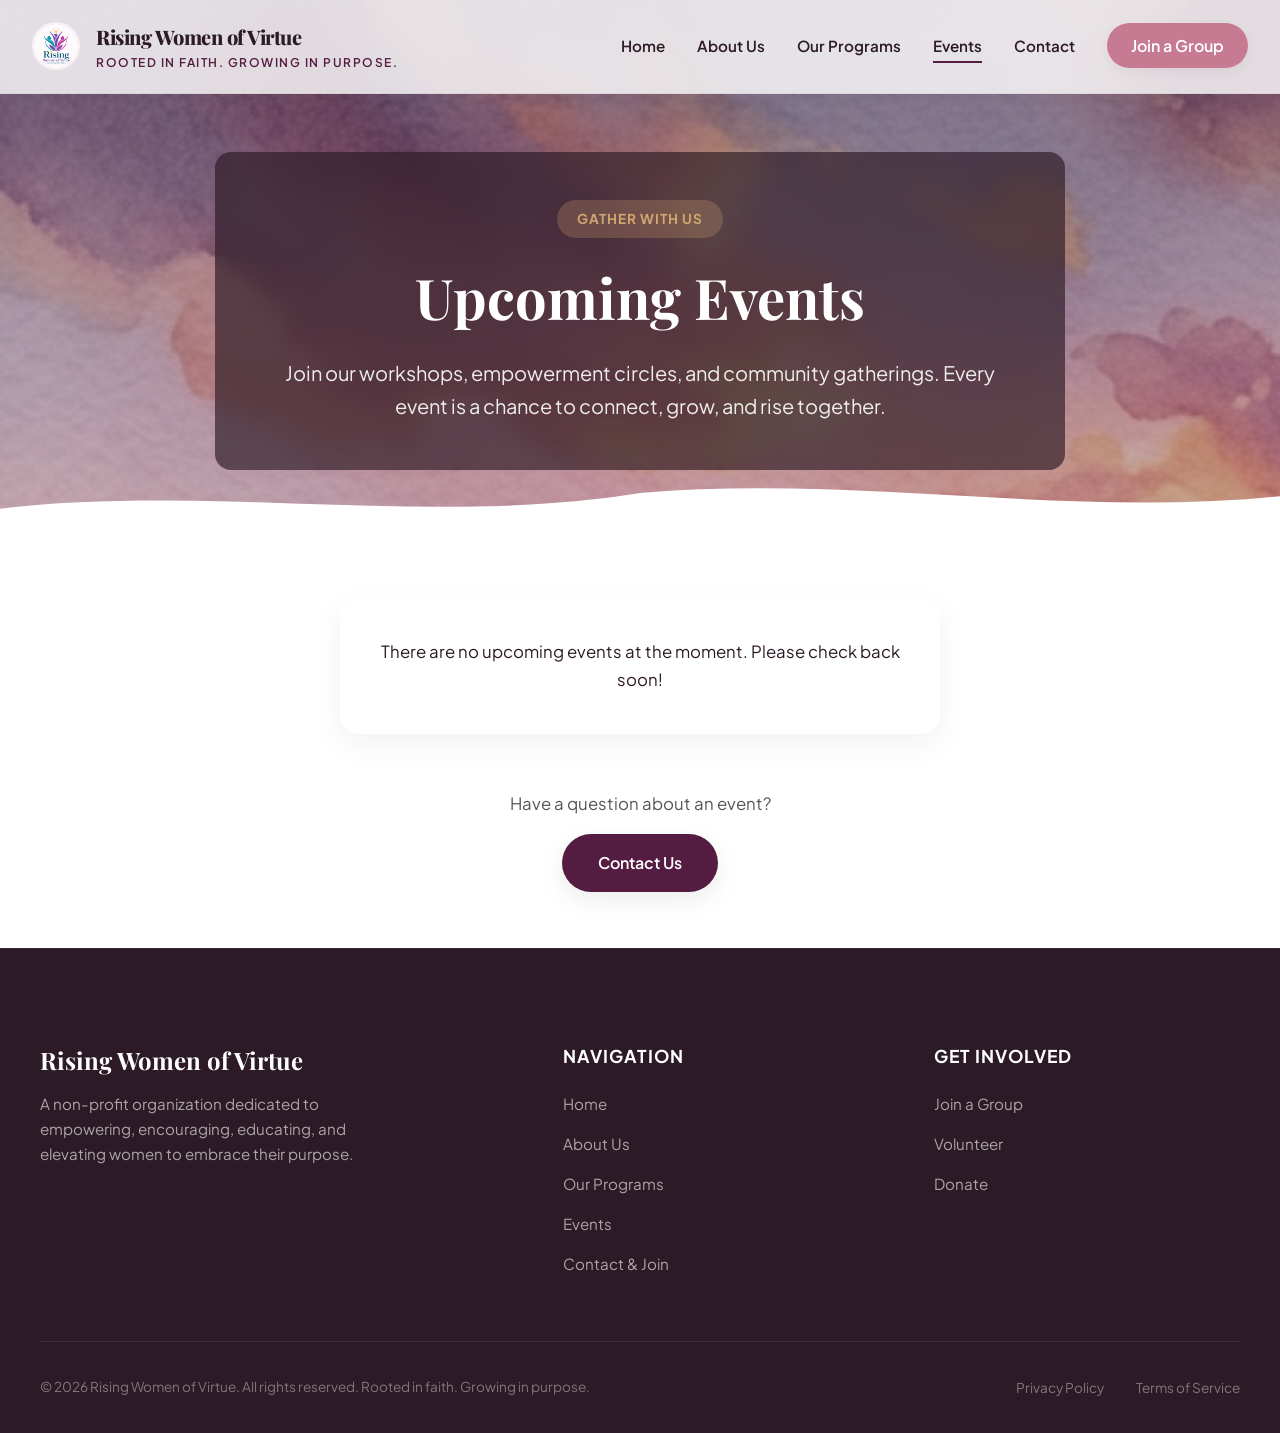
<file: events.html>
<!DOCTYPE html>
<html lang="en">
<head>
  <meta charset="UTF-8">
  <meta name="viewport" content="width=device-width, initial-scale=1.0">
  <title>Upcoming Events - Rising Women of Virtue</title>
  <meta name="description" content="See upcoming workshops, support group meetings, and community events hosted by Rising Women of Virtue.">
  <link rel="stylesheet" href="css/styles.css">
  <style>
    .events-grid {
      display: grid;
      grid-template-columns: repeat(auto-fill, minmax(320px, 1fr));
      gap: 2rem;
      max-width: 1150px;
      margin: 0 auto;
    }
    .event-card {
      background: var(--color-white);
      border-radius: 18px;
      overflow: hidden;
      box-shadow: 0 10px 30px rgba(44, 27, 37, 0.08);
      display: flex;
      flex-direction: column;
      transition: transform 0.3s ease, box-shadow 0.3s ease;
      animation: eventIn 0.6s ease both;
    }
    .event-card:hover {
      transform: translateY(-6px);
      box-shadow: 0 18px 40px rgba(44, 27, 37, 0.14);
    }
    @keyframes eventIn {
      from { opacity: 0; transform: translateY(20px); }
      to { opacity: 1; transform: translateY(0); }
    }
    .event-media {
      position: relative;
      height: 190px;
      background: linear-gradient(135deg, var(--color-terracotta), var(--color-gold));
    }
    .event-media img {
      width: 100%;
      height: 100%;
      object-fit: cover;
      display: block;
    }
    .event-date-badge {
      position: absolute;
      top: 1rem;
      left: 1rem;
      background: var(--color-white);
      border-radius: 12px;
      padding: 0.5rem 0.85rem;
      text-align: center;
      box-shadow: 0 6px 16px rgba(0, 0, 0, 0.15);
      line-height: 1.1;
    }
    .event-month {
      display: block;
      font-size: 0.75rem;
      font-weight: 700;
      text-transform: uppercase;
      letter-spacing: 0.08em;
      color: var(--color-terracotta);
    }
    .event-day {
      display: block;
      font-family: var(--font-title);
      font-size: 1.6rem;
      font-weight: 700;
      color: var(--color-dark);
    }
    .event-body {
      padding: 1.75rem;
      display: flex;
      flex-direction: column;
      flex: 1;
    }
    .event-title { font-size: 1.35rem; margin-bottom: 0.75rem; }
    .event-meta {
      list-style: none;
      padding: 0;
      margin: 0 0 1rem;
      font-size: 0.92rem;
      color: rgba(44, 27, 37, 0.75);
      display: grid;
      gap: 0.35rem;
    }
    .event-desc {
      font-size: 0.95rem;
      line-height: 1.6;
      margin-bottom: 1.5rem;
      white-space: pre-line;
    }
    .event-btn { margin-top: auto; width: 100%; text-align: center; }
    .events-status {
      text-align: center;
      max-width: 600px;
      margin: 0 auto;
      padding: 2.5rem;
      background: var(--color-white);
      border-radius: 18px;
      box-shadow: 0 10px 30px rgba(44, 27, 37, 0.06);
      font-size: 1.05rem;
    }
    .events-loader {
      width: 42px; height: 42px;
      margin: 0 auto 1rem;
      border: 4px solid rgba(44, 27, 37, 0.1);
      border-top-color: var(--color-terracotta);
      border-radius: 50%;
      animation: spin 0.9s linear infinite;
    }
    @keyframes spin { to { transform: rotate(360deg); } }
  </style>
</head>
<body>

  <!-- Navigation Header -->
  <header class="header-container scrolled" id="main-header">
    <nav class="navbar">
      <a href="index.html" class="logo-wrapper">
        <img src="images/logo.png" alt="Rising Women of Virtue Logo" class="logo-img">
        <div class="logo-text">
          <span class="logo-main">Rising Women of Virtue</span>
          <span class="logo-sub">Rooted in Faith. Growing in Purpose.</span>
        </div>
      </a>
      <ul class="nav-menu" id="nav-menu">
        <li><a href="index.html" class="nav-link">Home</a></li>
        <li><a href="about.html" class="nav-link">About Us</a></li>
        <li><a href="programs.html" class="nav-link">Our Programs</a></li>
        <li><a href="events.html" class="nav-link active">Events</a></li>
        <li><a href="contact.html" class="nav-link">Contact</a></li>
        <li><a href="contact.html?interest=ngo" class="nav-cta">Join a Group</a></li>
      </ul>
      <div class="mobile-toggle" id="mobile-toggle">
        <span></span>
        <span></span>
        <span></span>
      </div>
    </nav>
  </header>

  <!-- Hero -->
  <section class="hero-ngo" style="position: relative; overflow: hidden; padding-top: 9.5rem; padding-bottom: 4.5rem;">
    <div class="moving-river-container">
      <div class="moving-river-bg"></div>
    </div>
    <div class="petal-container" style="z-index: 2;"></div>

    <div class="hero-ngo-content fade-in-element visible hero-reveal" style="text-align: center; position: relative; z-index: 5; background: rgba(43, 26, 36, 0.65); padding: 3rem; border-radius: var(--border-radius-md); backdrop-filter: blur(12px); -webkit-backdrop-filter: blur(12px); color: var(--color-white); max-width: 850px; margin: 0 auto;">
      <span class="badge badge-ngo" style="background: rgba(209, 164, 112, 0.25); color: var(--color-gold);">Gather With Us</span>
      <h1 style="color: var(--color-white);">Upcoming Events</h1>
      <p style="color: rgba(255, 255, 255, 0.9); margin: 0 auto; max-width: 750px;">Join our workshops, empowerment circles, and community gatherings. Every event is a chance to connect, grow, and rise together.</p>
    </div>

    <div class="river-divider">
      <svg viewBox="0 0 1440 120" preserveAspectRatio="none">
        <path fill="#ffffff" d="M0,65 C240,25 480,95 720,40 C960,10 1200,80 1440,45 L1440,120 L0,120 Z"></path>
      </svg>
    </div>
  </section>

  <!-- Events List -->
  <section id="events" style="background-color: var(--color-white);">
    <div id="events-status" class="events-status">
      <div class="events-loader" aria-hidden="true"></div>
      Loading upcoming events…
    </div>
    <div id="events-list" class="events-grid" aria-live="polite"></div>

    <div style="text-align: center; margin-top: 3.5rem;">
      <p style="margin-bottom: 1rem;">Have a question about an event?</p>
      <a id="events-contact-btn" href="contact.html#contact-section" class="btn btn-primary">Contact Us</a>
    </div>
  </section>

  <!-- Footer -->
  <footer>
    <div class="footer-grid">
      <div class="footer-brand">
        <h3>Rising Women of Virtue</h3>
        <p>A non-profit organization dedicated to empowering, encouraging, educating, and elevating women to embrace their purpose.</p>
      </div>
      <div class="footer-links">
        <h4>Navigation</h4>
        <ul>
          <li><a href="index.html">Home</a></li>
          <li><a href="about.html">About Us</a></li>
          <li><a href="programs.html">Our Programs</a></li>
          <li><a href="events.html">Events</a></li>
          <li><a href="contact.html">Contact &amp; Join</a></li>
        </ul>
      </div>
      <div class="footer-links">
        <h4>Get Involved</h4>
        <ul>
          <li><a href="contact.html?interest=ngo">Join a Group</a></li>
          <li><a href="contact.html?interest=volunteer">Volunteer</a></li>
          <li><a href="contact.html#donate">Donate</a></li>
        </ul>
      </div>
    </div>

    <div class="footer-bottom">
      <p>&copy; 2026 Rising Women of Virtue. All rights reserved. Rooted in faith. Growing in purpose.</p>
      <ul class="footer-legal-links">
        <li><a href="#">Privacy Policy</a></li>
        <li><a href="#">Terms of Service</a></li>
      </ul>
    </div>
  </footer>

  <script src="js/main.js"></script>
  <script src="js/events.js"></script>
</body>
</html>
</file>
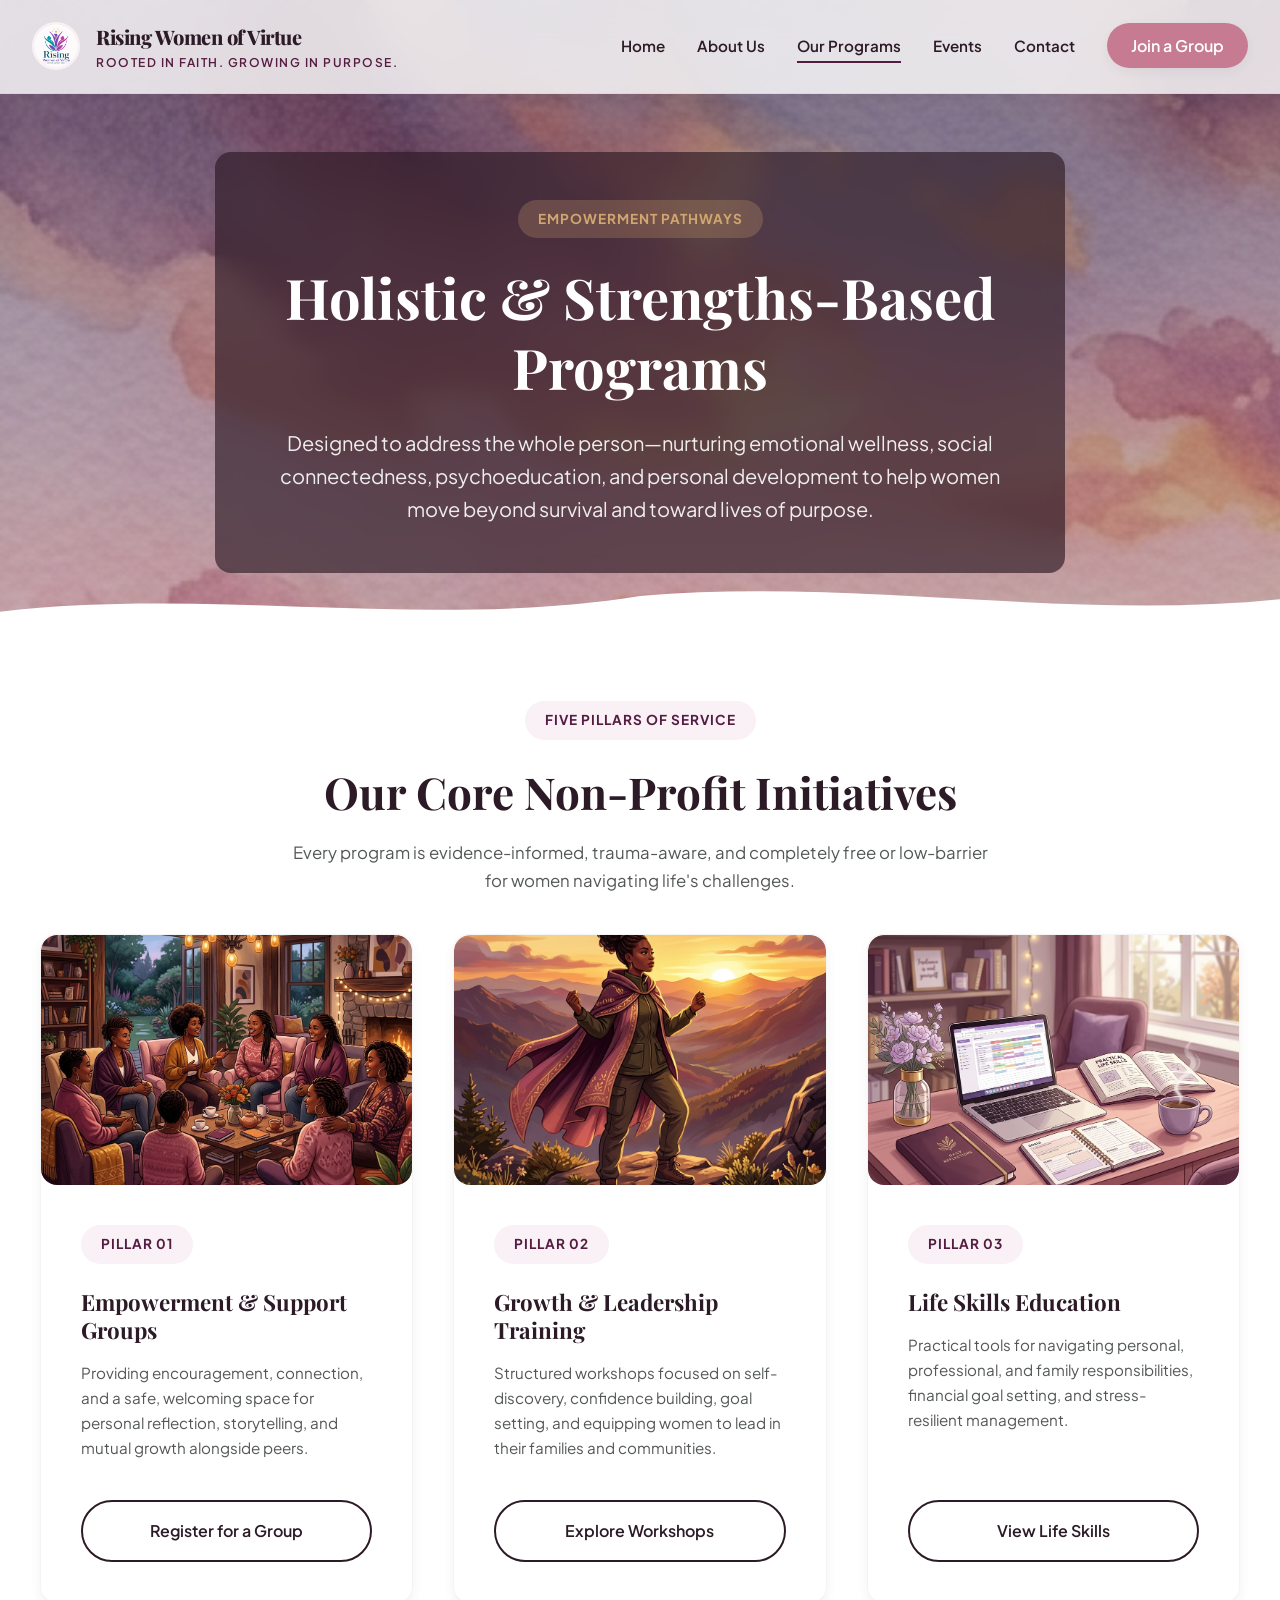
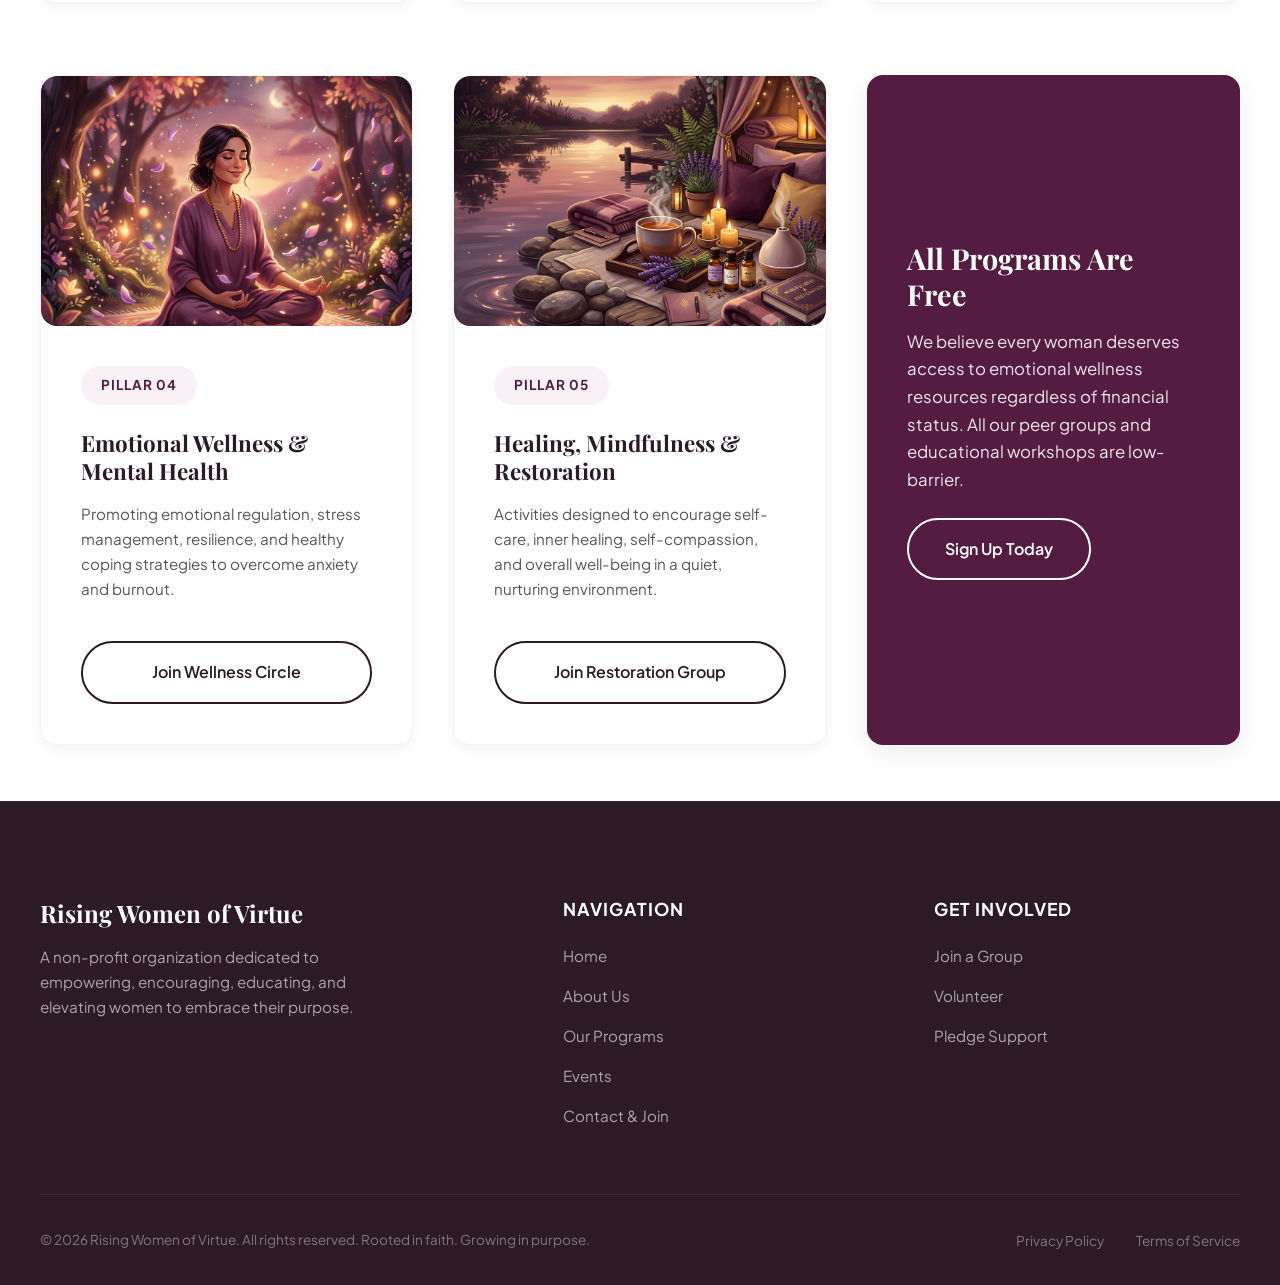
<file: programs.html>
<!DOCTYPE html>
<html lang="en">
<head>
  <meta charset="UTF-8">
  <meta name="viewport" content="width=device-width, initial-scale=1.0">
  <meta http-equiv="Cache-Control" content="no-cache, no-store, must-revalidate">
  <meta http-equiv="Pragma" content="no-cache">
  <meta http-equiv="Expires" content="0">
  <title>Our Programs - Rising Women of Virtue</title>
  <meta name="description" content="Explore the five core non-profit program pathways of Rising Women of Virtue: Support Groups, Leadership Training, Life Skills, Emotional Wellness, and Restoration.">
  <link rel="stylesheet" href="css/styles.css">
</head>
<body>

  <!-- Navigation Header -->
  <header class="header-container scrolled" id="main-header">
    <nav class="navbar">
      <a href="index.html" class="logo-wrapper">
        <img src="images/logo.png" alt="Rising Women of Virtue Logo" class="logo-img">
        <div class="logo-text">
          <span class="logo-main">Rising Women of Virtue</span>
          <span class="logo-sub">Rooted in Faith. Growing in Purpose.</span>
        </div>
      </a>
      <ul class="nav-menu" id="nav-menu">
        <li><a href="index.html" class="nav-link">Home</a></li>
        <li><a href="about.html" class="nav-link">About Us</a></li>
        <li><a href="programs.html" class="nav-link active">Our Programs</a></li>
        <li><a href="events.html" class="nav-link">Events</a></li>
        <li><a href="contact.html" class="nav-link">Contact</a></li>
        <li><a href="contact.html?interest=ngo" class="nav-cta">Join a Group</a></li>
      </ul>
      <div class="mobile-toggle" id="mobile-toggle">
        <span></span>
        <span></span>
        <span></span>
      </div>
    </nav>
  </header>

  <!-- Hero Programs with Moving River Image Background -->
  <section class="hero-ngo" style="position: relative; overflow: hidden; padding-top: 9.5rem; padding-bottom: 4.5rem;">
    <!-- Moving River Background Image Loop -->
    <div class="moving-river-container">
      <div class="moving-river-bg"></div>
    </div>
    
    <!-- Lavender Petal Drift Effect -->
    <div class="petal-container" style="z-index: 2;"></div>

    <div class="hero-ngo-content text-center fade-in-element visible hero-reveal" style="text-align: center; position: relative; z-index: 5; background: rgba(43, 26, 36, 0.65); padding: 3rem; border-radius: var(--border-radius-md); backdrop-filter: blur(12px); -webkit-backdrop-filter: blur(12px); color: var(--color-white); max-width: 850px;">
      <span class="badge badge-ngo" style="background: rgba(209, 164, 112, 0.25); color: var(--color-gold);">Empowerment Pathways</span>
      <h1 style="color: var(--color-white);">Holistic & Strengths-Based Programs</h1>
      <p style="color: rgba(255, 255, 255, 0.9); margin: 0 auto; max-width: 750px;">Designed to address the whole person—nurturing emotional wellness, social connectedness, psychoeducation, and personal development to help women move beyond survival and toward lives of purpose.</p>
    </div>

    <!-- Flowing River Wave Divider -->
    <div class="river-divider">
      <svg viewBox="0 0 1440 120" preserveAspectRatio="none">
        <path fill="#ffffff" d="M0,65 C240,25 480,95 720,40 C960,10 1200,80 1440,45 L1440,120 L0,120 Z"></path>
      </svg>
    </div>
  </section>

  <!-- Detailed Programs Grid -->
  <section style="background-color: var(--color-white);">
    <div class="section-header fade-in-element visible">
      <span class="badge badge-ngo">Five Pillars of Service</span>
      <h2>Our Core Non-Profit Initiatives</h2>
      <p>Every program is evidence-informed, trauma-aware, and completely free or low-barrier for women navigating life's challenges.</p>
    </div>
    
    <div class="services-grid">
      
      <!-- Program 1 -->
      <div class="service-card fade-in-element visible">
        <div class="image-card-wrapper">
          <img src="images/pillar_empowerment_groups.png" alt="Empowerment & Support Groups" class="image-card-zoom">
        </div>
        <div class="service-body">
          <span class="badge badge-ngo" style="width: max-content;">Pillar 01</span>
          <h3>Empowerment & Support Groups</h3>
          <p>Providing encouragement, connection, and a safe, welcoming space for personal reflection, storytelling, and mutual growth alongside peers.</p>
          <a href="contact.html?interest=ngo" class="btn btn-outline" style="margin-top: 1rem;">Register for a Group</a>
        </div>
      </div>

      <!-- Program 2 -->
      <div class="service-card fade-in-element visible delay-100">
        <div class="image-card-wrapper">
          <img src="images/pillar_leadership_growth.png" alt="Growth & Leadership Development" class="image-card-zoom">
        </div>
        <div class="service-body">
          <span class="badge badge-ngo" style="width: max-content;">Pillar 02</span>
          <h3>Growth & Leadership Training</h3>
          <p>Structured workshops focused on self-discovery, confidence building, goal setting, and equipping women to lead in their families and communities.</p>
          <a href="contact.html?interest=ngo" class="btn btn-outline" style="margin-top: 1rem;">Explore Workshops</a>
        </div>
      </div>

      <!-- Program 3 -->
      <div class="service-card fade-in-element visible delay-200">
        <div class="image-card-wrapper">
          <img src="images/pillar_life_skills.png" alt="Life Skills Education" class="image-card-zoom">
        </div>
        <div class="service-body">
          <span class="badge badge-ngo" style="width: max-content;">Pillar 03</span>
          <h3>Life Skills Education</h3>
          <p>Practical tools for navigating personal, professional, and family responsibilities, financial goal setting, and stress-resilient management.</p>
          <a href="contact.html?interest=ngo" class="btn btn-outline" style="margin-top: 1rem;">View Life Skills</a>
        </div>
      </div>

      <!-- Program 4 -->
      <div class="service-card fade-in-element visible" style="margin-top: 2rem;">
        <div class="image-card-wrapper">
          <img src="images/pillar_emotional_wellness.png" alt="Emotional Wellness & Mental Health" class="image-card-zoom">
        </div>
        <div class="service-body">
          <span class="badge badge-ngo" style="width: max-content;">Pillar 04</span>
          <h3>Emotional Wellness & Mental Health</h3>
          <p>Promoting emotional regulation, stress management, resilience, and healthy coping strategies to overcome anxiety and burnout.</p>
          <a href="contact.html?interest=ngo" class="btn btn-outline" style="margin-top: 1rem;">Join Wellness Circle</a>
        </div>
      </div>

      <!-- Program 5 -->
      <div class="service-card fade-in-element visible delay-100" style="margin-top: 2rem;">
        <div class="image-card-wrapper">
          <img src="images/pillar_mindfulness_restoration.png" alt="Healing & Mindfulness Restoration" class="image-card-zoom">
        </div>
        <div class="service-body">
          <span class="badge badge-ngo" style="width: max-content;">Pillar 05</span>
          <h3>Healing, Mindfulness & Restoration</h3>
          <p>Activities designed to encourage self-care, inner healing, self-compassion, and overall well-being in a quiet, nurturing environment.</p>
          <a href="contact.html?interest=ngo" class="btn btn-outline" style="margin-top: 1rem;">Join Restoration Group</a>
        </div>
      </div>

      <!-- Program Callout -->
      <div class="glass-card fade-in-element visible delay-200" style="margin-top: 2rem; background: var(--color-terracotta); color: var(--color-white); border: none; display: flex; flex-direction: column; justify-content: center;">
        <h3 style="color: var(--color-white); font-size: 1.8rem; margin-bottom: 1rem;">All Programs Are Free</h3>
        <p style="color: rgba(255, 255, 255, 0.9); margin-bottom: 1.5rem;">We believe every woman deserves access to emotional wellness resources regardless of financial status. All our peer groups and educational workshops are low-barrier.</p>
        <a href="contact.html?interest=ngo" class="btn btn-outline" style="border-color: var(--color-white); color: var(--color-white); width: max-content;">Sign Up Today</a>
      </div>

    </div>
  </section>

  <!-- Footer -->
  <footer>
    <div class="footer-grid">
      <div class="footer-brand">
        <h3>Rising Women of Virtue</h3>
        <p>A non-profit organization dedicated to empowering, encouraging, educating, and elevating women to embrace their purpose.</p>
      </div>
      <div class="footer-links">
        <h4>Navigation</h4>
        <ul>
          <li><a href="index.html">Home</a></li>
          <li><a href="about.html">About Us</a></li>
          <li><a href="programs.html">Our Programs</a></li>
          <li><a href="events.html">Events</a></li>
          <li><a href="contact.html">Contact & Join</a></li>
        </ul>
      </div>
      <div class="footer-links">
        <h4>Get Involved</h4>
        <ul>
          <li><a href="contact.html?interest=ngo">Join a Group</a></li>
          <li><a href="contact.html?interest=volunteer">Volunteer</a></li>
          <li><a href="contact.html?interest=volunteer">Pledge Support</a></li>
        </ul>
      </div>
    </div>
    
    <div class="footer-bottom">
      <p>&copy; 2026 Rising Women of Virtue. All rights reserved. Rooted in faith. Growing in purpose.</p>
      <ul class="footer-legal-links">
        <li><a href="#">Privacy Policy</a></li>
        <li><a href="#">Terms of Service</a></li>
      </ul>
    </div>
  </footer>

  <script src="js/main.js"></script>
</body>
</html>
</file>
<file: css/styles.css>
@import url('https://fonts.googleapis.com/css2?family=Playfair+Display:ital,wght@0,400..900;1,400..900&family=Plus+Jakarta+Sans:ital,wght@0,200..800;1,200..800&display=swap');

/* ==========================================================================
   CSS Custom Properties (Design System)
   ========================================================================== */
:root {
  /* Color Palette - Branded from Logo */
  --color-terracotta: hsl(322, 50%, 22%);      /* NGO Primary - Deep Plum / Burgundy */
  --color-terracotta-hover: hsl(322, 55%, 16%);
  --color-terracotta-light: hsl(322, 40%, 96%);
  
  --color-sage: hsl(342, 40%, 63%);            /* Therapy Primary - Rose Pink / Mauve */
  --color-sage-hover: hsl(342, 40%, 54%);
  --color-sage-light: hsl(342, 40%, 96%);

  --color-gold: hsl(33, 52%, 63%);             /* Accent - Antique Gold */
  
  --color-dark: hsl(322, 24%, 14%);            /* Grounded Plum-Charcoal for body text */
  --color-cream: #FAF7F2;                      /* Warm background alabaster cream */
  --color-cream-dark: #F2EDE5;                 /* Muted background warm cream */
  --color-white: #ffffff;
  
  /* Transparency utilities for Glassmorphism */
  --color-dark-glass: rgba(44, 27, 37, 0.04);
  --color-white-glass: rgba(255, 255, 255, 0.8);
  
  /* Fonts */
  --font-title: 'Playfair Display', Georgia, serif;
  --font-body: 'Plus Jakarta Sans', system-ui, -apple-system, sans-serif;
  
  /* Shadows */
  --shadow-sm: 0 4px 12px rgba(44, 27, 37, 0.05);
  --shadow-md: 0 8px 24px rgba(44, 27, 37, 0.08);
  --shadow-lg: 0 16px 40px rgba(44, 27, 37, 0.12);
  
  /* Borders */
  --border-radius-sm: 8px;
  --border-radius-md: 16px;
  --border-radius-lg: 24px;
  --border-radius-round: 50%;
  
  /* Transitions */
  --transition-fast: 0.2s ease;
  --transition-normal: 0.4s cubic-bezier(0.25, 1, 0.5, 1);
  --transition-slow: 0.8s cubic-bezier(0.25, 1, 0.5, 1);
}

/* ==========================================================================
   Reset & Base Styles
   ========================================================================== */
*, *::before, *::after {
  box-sizing: border-box;
  margin: 0;
  padding: 0;
}

html {
  scroll-behavior: smooth;
  font-size: 16px;
}

body {
  font-family: var(--font-body);
  background-color: var(--color-cream);
  color: var(--color-dark);
  line-height: 1.65;
  -webkit-font-smoothing: antialiased;
  overflow-x: hidden;
}

h1, h2, h3, h4, h5, h6 {
  font-family: var(--font-title);
  font-weight: 700;
  line-height: 1.25;
  color: var(--color-dark);
}

p {
  font-weight: 400;
  font-size: 1.05rem;
  color: rgba(40, 46, 43, 0.8);
}

a {
  color: inherit;
  text-decoration: none;
  transition: var(--transition-fast);
}

img {
  max-width: 100%;
  height: auto;
  display: block;
}

section {
  padding: 3.5rem 2rem;
  position: relative;
}

@media (max-width: 768px) {
  section {
    padding: 2.5rem 1.25rem;
  }
}

/* ==========================================================================
   Shared Layout & Navigation Header
   ========================================================================== */
.header-container {
  position: fixed;
  top: 0;
  left: 0;
  width: 100%;
  z-index: 1000;
  transition: var(--transition-normal);
}

.header-container.scrolled {
  background-color: var(--color-white-glass);
  backdrop-filter: blur(16px);
  -webkit-backdrop-filter: blur(16px);
  box-shadow: var(--shadow-sm);
  border-bottom: 1px solid rgba(40, 46, 43, 0.05);
}

.navbar {
  max-width: 1300px;
  margin: 0 auto;
  padding: 1.25rem 2rem;
  display: flex;
  justify-content: space-between;
  align-items: center;
}

.logo-wrapper {
  display: flex;
  align-items: center;
  gap: 1rem;
}

.logo-img {
  width: 48px;
  height: 48px;
  object-fit: cover;
  border-radius: var(--border-radius-round);
  border: 2px solid var(--color-sage-light);
}

.logo-text {
  display: flex;
  flex-direction: column;
}

.logo-main {
  font-family: var(--font-title);
  font-weight: 800;
  font-size: 1.25rem;
  color: var(--color-dark);
  letter-spacing: -0.5px;
}

.logo-sub {
  font-size: 0.75rem;
  font-weight: 600;
  text-transform: uppercase;
  letter-spacing: 1.5px;
  color: var(--color-terracotta);
}

.nav-menu {
  display: flex;
  list-style: none;
  gap: 2rem;
  align-items: center;
}

.nav-link {
  font-weight: 600;
  font-size: 0.95rem;
  color: var(--color-dark);
  position: relative;
  padding: 0.5rem 0;
}

.nav-link::after {
  content: '';
  position: absolute;
  bottom: 0;
  left: 0;
  width: 0;
  height: 2px;
  background-color: var(--color-terracotta);
  transition: var(--transition-fast);
}

.nav-link:hover::after,
.nav-link.active::after {
  width: 100%;
}

.nav-cta {
  background-color: var(--color-sage);
  color: var(--color-white);
  padding: 0.75rem 1.5rem;
  border-radius: 50px;
  font-weight: 600;
  transition: var(--transition-fast);
  box-shadow: var(--shadow-sm);
}

.nav-cta:hover {
  background-color: var(--color-sage-hover);
  transform: translateY(-2px);
  box-shadow: var(--shadow-md);
}

/* Mobile Nav Toggle */
.mobile-toggle {
  display: none;
  flex-direction: column;
  justify-content: space-between;
  width: 30px;
  height: 20px;
  cursor: pointer;
  z-index: 1001;
}

.mobile-toggle span {
  display: block;
  height: 2px;
  width: 100%;
  background-color: var(--color-dark);
  border-radius: 2px;
  transition: var(--transition-fast);
}

/* Mobile styles */
@media (max-width: 992px) {
  .mobile-toggle {
    display: flex;
  }
  
  .nav-menu {
    position: fixed;
    top: 0;
    right: -100%;
    width: 80%;
    max-width: 400px;
    height: 100vh;
    background-color: var(--color-cream);
    flex-direction: column;
    justify-content: center;
    padding: 3rem;
    gap: 2.5rem;
    box-shadow: var(--shadow-lg);
    transition: var(--transition-normal);
    z-index: 1000;
  }
  
  .nav-menu.open {
    right: 0;
  }
  
  .mobile-toggle.open span:nth-child(1) {
    transform: rotate(45deg) translate(5px, 5px);
  }
  
  .mobile-toggle.open span:nth-child(2) {
    opacity: 0;
  }
  
  .mobile-toggle.open span:nth-child(3) {
    transform: rotate(-45deg) translate(7px, -8px);
  }
}

/* ==========================================================================
   Buttons and Components
   ========================================================================== */
.btn {
  display: inline-flex;
  align-items: center;
  justify-content: center;
  padding: 1rem 2.25rem;
  border-radius: 50px;
  font-weight: 600;
  font-size: 1rem;
  cursor: pointer;
  transition: var(--transition-fast);
  border: none;
  gap: 0.5rem;
}

.btn-primary {
  background-color: var(--color-terracotta);
  color: var(--color-white);
  box-shadow: var(--shadow-md);
}

.btn-primary:hover {
  background-color: var(--color-terracotta-hover);
  transform: translateY(-3px);
  box-shadow: var(--shadow-lg);
}

.btn-secondary {
  background-color: var(--color-sage);
  color: var(--color-white);
  box-shadow: var(--shadow-md);
}

.btn-secondary:hover {
  background-color: var(--color-sage-hover);
  transform: translateY(-3px);
  box-shadow: var(--shadow-lg);
}

.btn-outline {
  background-color: transparent;
  color: var(--color-dark);
  border: 2px solid var(--color-dark);
}

.btn-outline:hover {
  background-color: var(--color-dark);
  color: var(--color-cream);
  transform: translateY(-3px);
}

.badge {
  display: inline-block;
  padding: 0.5rem 1.25rem;
  border-radius: 50px;
  font-weight: 700;
  font-size: 0.85rem;
  text-transform: uppercase;
  letter-spacing: 1px;
  margin-bottom: 1.5rem;
}

.badge-ngo {
  background-color: var(--color-terracotta-light);
  color: var(--color-terracotta);
}

.badge-therapy {
  background-color: var(--color-sage-light);
  color: var(--color-sage);
}

/* Glass Card */
.glass-card {
  background: var(--color-white-glass);
  backdrop-filter: blur(12px);
  -webkit-backdrop-filter: blur(12px);
  border: 1px solid rgba(255, 255, 255, 0.4);
  border-radius: var(--border-radius-md);
  padding: 2.5rem;
  box-shadow: var(--shadow-md);
  transition: var(--transition-normal);
}

.glass-card:hover {
  transform: translateY(-5px);
  box-shadow: var(--shadow-lg);
  border-color: rgba(255, 255, 255, 0.8);
}

/* ==========================================================================
   Home Page Specific Styles
   ========================================================================== */
/* Hero Section */
.hero-home {
  padding-top: 9rem;
  padding-bottom: 4rem;
  text-align: center;
  background: linear-gradient(180deg, var(--color-cream-dark) 0%, var(--color-cream) 100%);
  display: flex;
  flex-direction: column;
  align-items: center;
  justify-content: center;
}

.hero-home h1 {
  font-size: 3.5rem;
  max-width: 900px;
  margin: 0 auto 1.5rem;
  letter-spacing: -1px;
}

.hero-home .subtitle {
  font-size: 1.25rem;
  max-width: 650px;
  margin: 0 auto 2.5rem;
  color: rgba(40, 46, 43, 0.7);
}

@media (max-width: 768px) {
  .hero-home {
    padding-top: 9rem;
    padding-bottom: 4rem;
  }
  .hero-home h1 {
    font-size: 2.25rem;
  }
  .hero-home .subtitle {
    font-size: 1.1rem;
  }
}

/* Dual Portal Split */
.dual-portal-section {
  padding-top: 2rem;
  background-color: var(--color-cream);
}

.portal-grid {
  display: grid;
  grid-template-columns: 1fr 1fr;
  gap: 3rem;
  max-width: 1200px;
  margin: 0 auto;
}

@media (max-width: 992px) {
  .portal-grid {
    grid-template-columns: 1fr;
    gap: 2.5rem;
  }
}

.portal-card {
  border-radius: var(--border-radius-lg);
  overflow: hidden;
  position: relative;
  display: flex;
  flex-direction: column;
  height: 100%;
  box-shadow: var(--shadow-md);
  transition: var(--transition-normal);
  background-color: var(--color-white);
  border: 1px solid rgba(40, 46, 43, 0.05);
}

.portal-card::before {
  content: '';
  position: absolute;
  top: 0;
  left: 0;
  width: 100%;
  height: 8px;
}

.portal-ngo::before {
  background-color: var(--color-terracotta);
}

.portal-therapy::before {
  background-color: var(--color-sage);
}

.portal-card:hover {
  transform: translateY(-8px);
  box-shadow: var(--shadow-lg);
}

.portal-content {
  padding: 3.5rem 3rem 3rem;
  display: flex;
  flex-direction: column;
  flex-grow: 1;
}

.portal-content h2 {
  font-size: 2.2rem;
  margin-bottom: 1.25rem;
  line-height: 1.2;
}

.portal-content p {
  margin-bottom: 2rem;
  font-size: 1.1rem;
  flex-grow: 1;
}

.portal-features {
  list-style: none;
  margin-bottom: 2rem;
  display: flex;
  flex-direction: column;
  gap: 1rem;
}

.portal-features li {
  position: relative;
  padding-left: 1.6rem;
  font-weight: 400;
  font-size: 1.05rem;
  line-height: 1.65;
  color: rgba(40, 46, 43, 0.85);
}

.portal-features li::before {
  content: "✦";
  position: absolute;
  left: 0;
  top: 0.15rem;
  font-size: 0.85rem;
  color: var(--color-gold);
}

.portal-features li strong {
  font-weight: 700;
  color: var(--color-dark);
  margin-right: 0.35rem;
}

.portal-ngo .portal-features li::before {
  color: var(--color-terracotta);
}

.portal-therapy .portal-features li::before {
  color: var(--color-sage);
}

/* Conspicuous Connection Bar */
.conspicuous-banner {
  background-color: var(--color-cream-dark);
  border-top: 1px solid rgba(40, 46, 43, 0.05);
  border-bottom: 1px solid rgba(40, 46, 43, 0.05);
  padding: 3rem 2rem;
  text-align: center;
}

.conspicuous-banner-content {
  max-width: 900px;
  margin: 0 auto;
  display: flex;
  flex-direction: column;
  align-items: center;
  gap: 1rem;
}

.conspicuous-banner h3 {
  font-size: 1.5rem;
  font-family: var(--font-body);
  font-weight: 600;
}

.conspicuous-banner p {
  font-size: 1rem;
  max-width: 700px;
}

.conspicuous-link {
  font-weight: 700;
  color: var(--color-sage);
  border-bottom: 2px solid var(--color-sage);
  transition: var(--transition-fast);
}

.conspicuous-link:hover {
  color: var(--color-terracotta);
  border-color: var(--color-terracotta);
}

/* Founder Highlight */
.founder-intro-section {
  background-color: var(--color-white);
}

.founder-grid {
  display: grid;
  grid-template-columns: 1fr 1.2fr;
  gap: 5rem;
  max-width: 1200px;
  margin: 0 auto;
  align-items: center;
}

@media (max-width: 992px) {
  .founder-grid {
    grid-template-columns: 1fr;
    gap: 3rem;
  }
}

.founder-image-wrapper {
  position: relative;
  border-radius: var(--border-radius-lg);
  overflow: hidden;
  box-shadow: var(--shadow-lg);
}

.founder-img {
  width: 100%;
  height: 550px;
  object-fit: cover;
  transition: var(--transition-slow);
}

.founder-image-wrapper:hover .founder-img {
  transform: scale(1.05);
}

.founder-caption {
  position: absolute;
  bottom: 0;
  left: 0;
  width: 100%;
  background: linear-gradient(360deg, rgba(40, 46, 43, 0.9) 0%, rgba(40, 46, 43, 0) 100%);
  padding: 2.5rem 2rem 2rem;
  color: var(--color-white);
}

.founder-caption h3 {
  color: var(--color-white);
  font-size: 1.5rem;
  margin-bottom: 0.25rem;
}

.founder-caption p {
  color: rgba(255, 255, 255, 0.8);
  font-size: 0.9rem;
  text-transform: uppercase;
  letter-spacing: 1px;
}

.founder-text-content h2 {
  font-size: 2.75rem;
  margin-bottom: 1.5rem;
}

.founder-text-content .quote {
  font-family: var(--font-title);
  font-size: 1.4rem;
  font-style: italic;
  color: var(--color-terracotta);
  margin-bottom: 1.5rem;
  line-height: 1.4;
}

.founder-text-content p {
  margin-bottom: 1.5rem;
}

/* ==========================================================================
   NGO Page Specific Styles
   ========================================================================== */
.hero-ngo {
  background: linear-gradient(135deg, var(--color-terracotta-light) 0%, var(--color-cream) 100%);
  padding-top: 8rem;
  padding-bottom: 3.5rem;
}

.hero-ngo-content {
  max-width: 1000px;
  margin: 0 auto;
}

.hero-ngo-content h1 {
  font-size: 3.5rem;
  margin-bottom: 1.5rem;
}

.hero-ngo-content p {
  font-size: 1.25rem;
  max-width: 750px;
}

.pillar-section {
  background-color: var(--color-white);
}

.section-header {
  text-align: center;
  max-width: 700px;
  margin: 0 auto 2.5rem;
}

.section-header h2 {
  font-size: 2.75rem;
  margin-bottom: 1.25rem;
}

.pillar-grid {
  display: grid;
  grid-template-columns: repeat(3, 1fr);
  gap: 2.5rem;
  max-width: 1200px;
  margin: 0 auto;
}

@media (max-width: 992px) {
  .pillar-grid {
    grid-template-columns: 1fr;
  }
}

.pillar-card {
  padding: 3rem 2rem;
  background-color: var(--color-cream);
  border-radius: var(--border-radius-md);
  box-shadow: var(--shadow-sm);
  transition: var(--transition-normal);
  border: 1px solid rgba(40, 46, 43, 0.02);
}

.pillar-card:hover {
  transform: translateY(-5px);
  box-shadow: var(--shadow-md);
  background-color: var(--color-white);
  border-color: var(--color-terracotta-light);
}

.pillar-icon {
  width: 50px;
  height: 50px;
  border-radius: var(--border-radius-round);
  background-color: var(--color-terracotta-light);
  display: flex;
  align-items: center;
  justify-content: center;
  margin-bottom: 1.75rem;
  color: var(--color-terracotta);
  font-weight: 700;
  font-size: 1.25rem;
}

.pillar-card h3 {
  font-size: 1.4rem;
  margin-bottom: 1rem;
}

.philosophy-banner {
  background-color: var(--color-dark);
  color: var(--color-white);
  padding: 6rem 2rem;
  text-align: center;
}

.philosophy-content {
  max-width: 900px;
  margin: 0 auto;
}

.philosophy-content h2 {
  color: var(--color-white);
  font-size: 2.5rem;
  margin-bottom: 2rem;
}

.philosophy-content p {
  color: rgba(255, 255, 255, 0.8);
  font-size: 1.2rem;
  line-height: 1.8;
}

/* ==========================================================================
   Therapy Page Specific Styles
   ========================================================================== */
.hero-therapy {
  background: linear-gradient(135deg, var(--color-sage-light) 0%, var(--color-cream) 100%);
  padding-top: 12rem;
  padding-bottom: 6rem;
}

.hero-therapy-content {
  max-width: 1000px;
  margin: 0 auto;
}

.hero-therapy-content h1 {
  font-size: 3.5rem;
  margin-bottom: 1.5rem;
}

.hero-therapy-content p {
  font-size: 1.25rem;
  max-width: 750px;
}

.services-grid {
  display: grid;
  grid-template-columns: repeat(3, 1fr);
  gap: 2.5rem;
  max-width: 1200px;
  margin: 0 auto;
}

@media (max-width: 992px) {
  .services-grid {
    grid-template-columns: 1fr;
  }
}

.service-card {
  background-color: var(--color-white);
  border-radius: var(--border-radius-md);
  overflow: hidden;
  box-shadow: var(--shadow-sm);
  transition: var(--transition-normal);
  border: 1px solid rgba(40, 46, 43, 0.05);
  display: flex;
  flex-direction: column;
}

.service-card:hover {
  transform: translateY(-8px);
  box-shadow: var(--shadow-lg);
  border-color: var(--color-sage);
}

.service-image {
  height: 200px;
  background-color: var(--color-sage-light);
  display: flex;
  align-items: center;
  justify-content: center;
  font-size: 4rem;
}

.service-body {
  padding: 2.5rem;
  display: flex;
  flex-direction: column;
  flex-grow: 1;
}

.service-body h3 {
  font-size: 1.4rem;
  margin-bottom: 1rem;
}

.service-body p {
  font-size: 0.95rem;
  margin-bottom: 1.5rem;
  flex-grow: 1;
}

.service-price {
  font-size: 1.15rem;
  font-weight: 700;
  color: var(--color-sage);
  border-top: 1px solid rgba(40, 46, 43, 0.05);
  padding-top: 1.25rem;
  margin-top: auto;
}

/* ==========================================================================
   Contact Page Specific Styles
   ========================================================================== */
.contact-container {
  display: grid;
  grid-template-columns: 1fr 1.5fr;
  gap: 5rem;
  max-width: 1200px;
  margin: 0 auto;
}

@media (max-width: 992px) {
  .contact-container {
    grid-template-columns: 1fr;
    gap: 4rem;
  }
}

.contact-info-block {
  display: flex;
  flex-direction: column;
  gap: 2.5rem;
}

.contact-info-block h2 {
  font-size: 2.5rem;
}

.contact-details {
  display: flex;
  flex-direction: column;
  gap: 1.5rem;
}

.info-item {
  display: flex;
  align-items: flex-start;
  gap: 1rem;
}

.info-icon {
  width: 40px;
  height: 40px;
  background-color: var(--color-sage-light);
  border-radius: var(--border-radius-round);
  display: flex;
  align-items: center;
  justify-content: center;
  color: var(--color-sage);
  flex-shrink: 0;
  font-weight: bold;
}

.info-text h3 {
  font-size: 1rem;
  font-family: var(--font-body);
  font-weight: 700;
  margin-bottom: 0.25rem;
}

.info-text p {
  font-size: 0.95rem;
}

/* Forms styling */
.form-row {
  display: grid;
  grid-template-columns: 1fr 1fr;
  gap: 1rem;
}

@media (max-width: 576px) {
  .form-row {
    grid-template-columns: 1fr;
    gap: 0;
  }
}

.form-group {
  margin-bottom: 1.5rem;
}

.form-label {
  display: block;
  font-weight: 600;
  font-size: 0.9rem;
  margin-bottom: 0.5rem;
  color: var(--color-dark);
}

.form-control {
  width: 100%;
  padding: 1rem 1.25rem;
  border-radius: var(--border-radius-sm);
  border: 1px solid rgba(40, 46, 43, 0.15);
  background-color: var(--color-cream);
  font-family: var(--font-body);
  font-size: 0.95rem;
  transition: var(--transition-fast);
  color: var(--color-dark);
}

.form-control:focus {
  outline: none;
  border-color: var(--color-sage);
  background-color: var(--color-white);
  box-shadow: 0 0 0 4px rgba(95, 125, 109, 0.1);
}

textarea.form-control {
  resize: vertical;
  min-height: 150px;
}

/* ==========================================================================
   Footer
   ========================================================================== */
footer {
  background-color: var(--color-dark);
  color: var(--color-white);
  padding: 6rem 2rem 2rem;
  border-top: 1px solid rgba(255, 255, 255, 0.05);
}

.footer-grid {
  display: grid;
  grid-template-columns: 1.5fr 1fr 1fr;
  gap: 4rem;
  max-width: 1200px;
  margin: 0 auto 4rem;
}

@media (max-width: 768px) {
  .footer-grid {
    grid-template-columns: 1fr;
    gap: 3rem;
  }
}

.footer-brand h3 {
  color: var(--color-white);
  font-size: 1.5rem;
  margin-bottom: 1rem;
}

.footer-brand p {
  color: rgba(255, 255, 255, 0.6);
  font-size: 0.95rem;
  margin-bottom: 1.5rem;
  max-width: 320px;
}

.footer-links h4 {
  color: var(--color-white);
  font-size: 1.1rem;
  font-family: var(--font-body);
  font-weight: 700;
  margin-bottom: 1.5rem;
  text-transform: uppercase;
  letter-spacing: 1px;
}

.footer-links ul {
  list-style: none;
  display: flex;
  flex-direction: column;
  gap: 0.85rem;
}

.footer-links a {
  color: rgba(255, 255, 255, 0.6);
  font-size: 0.95rem;
  transition: var(--transition-fast);
}

.footer-links a:hover {
  color: var(--color-terracotta);
  padding-left: 5px;
}

.footer-bottom {
  border-top: 1px solid rgba(255, 255, 255, 0.08);
  padding-top: 2rem;
  max-width: 1200px;
  margin: 0 auto;
  display: flex;
  justify-content: space-between;
  align-items: center;
  flex-wrap: wrap;
  gap: 1.5rem;
}

.footer-bottom p {
  color: rgba(255, 255, 255, 0.4);
  font-size: 0.85rem;
}

.footer-legal-links {
  display: flex;
  gap: 2rem;
  list-style: none;
}

.footer-legal-links a {
  color: rgba(255, 255, 255, 0.4);
  font-size: 0.85rem;
}

.footer-legal-links a:hover {
  color: var(--color-white);
}

.credential-disclaimer {
  max-width: 1200px;
  margin: 1.5rem auto 0;
  padding: 1.5rem;
  border-radius: var(--border-radius-sm);
  background-color: rgba(255, 255, 255, 0.02);
  border: 1px solid rgba(255, 255, 255, 0.04);
}

.credential-disclaimer p {
  color: rgba(255, 255, 255, 0.45);
  font-size: 0.8rem;
  line-height: 1.5;
}

/* ==========================================================================
   Animations Utilities & Organic Effects
   ========================================================================== */
.fade-in-element {
  opacity: 0;
  transform: translateY(20px);
  transition: opacity 0.8s cubic-bezier(0.25, 1, 0.5, 1), transform 0.8s cubic-bezier(0.25, 1, 0.5, 1);
}

.fade-in-element.visible {
  opacity: 1;
  transform: translateY(0);
}

.delay-100 { transition-delay: 0.1s; }
.delay-200 { transition-delay: 0.2s; }
.delay-300 { transition-delay: 0.3s; }

/* 1. Ken Burns Effect (Therapeutic background zoom) */
.ken-burns-bg {
  transform-origin: center center;
  animation: ken-burns 40s ease-in-out infinite alternate;
}

@keyframes ken-burns {
  0% { transform: scale(1.0); }
  100% { transform: scale(1.1); }
}

/* 2. Flowing River wave dividers */
.river-divider {
  position: absolute;
  bottom: -1px;
  left: 0;
  width: 100%;
  overflow: hidden;
  line-height: 0;
  z-index: 10;
  pointer-events: none;
}

.river-divider svg {
  position: relative;
  display: block;
  width: 100%;
  height: 75px;
}

.wave-path {
  animation: flow-wave 20s cubic-bezier(0.36, 0.07, 0.19, 0.97) infinite;
  transform-origin: center bottom;
}

.wave-path-1 {
  fill: rgba(83, 27, 63, 0.15); /* Plum Tint */
  animation-duration: 14s;
}

.wave-path-2 {
  fill: rgba(197, 123, 145, 0.25); /* Rose Tint */
  animation-duration: 20s;
  animation-delay: -3s;
}

.wave-path-3 {
  fill: rgba(209, 164, 112, 0.2); /* Gold Tint */
  animation-duration: 28s;
  animation-delay: -7s;
}

.wave-path-4 {
  fill: var(--color-white); /* White base matches the white section background below */
  animation-duration: 17s;
}

@keyframes flow-wave {
  0% {
    transform: translateX(0) scaleY(1);
  }
  50% {
    transform: translateX(-15%) scaleY(0.9);
  }
  100% {
    transform: translateX(-30%) scaleY(1);
  }
}

/* 3. Swaying Lavender Stems (Margin SVGs) */
.lavender-stem-decor {
  position: absolute;
  bottom: 0;
  width: 180px;
  height: 320px;
  opacity: 0.15;
  pointer-events: none;
  z-index: 5;
  transform-origin: bottom center;
  animation: wind-sway 8s ease-in-out infinite;
}

.lavender-left {
  left: 20px;
}

.lavender-right {
  right: 20px;
  transform: scaleX(-1);
  animation-delay: -3s;
}

@keyframes wind-sway {
  0%, 100% {
    transform: rotate(0deg) translateY(0);
  }
  50% {
    transform: rotate(3.5deg) translateY(-2px);
  }
}

/* 4. Lavender Petal Drift Effect */
.petal-container {
  position: absolute;
  top: 0;
  left: 0;
  width: 100%;
  height: 100%;
  overflow: hidden;
  pointer-events: none;
  z-index: 2;
}

.petal {
  position: absolute;
  display: block;
  background: linear-gradient(135deg, var(--color-sage) 0%, var(--color-terracotta) 100%);
  border-radius: 0 150px 150px 150px; /* Stylized leaf petal shape */
  opacity: 0;
  pointer-events: none;
  will-change: transform, opacity;
  animation: petal-fall linear infinite;
}

@keyframes petal-fall {
  0% {
    top: -10%;
    transform: translateX(0) rotate(0deg) scale(0.6);
    opacity: 0;
  }
  15% {
    opacity: 0.75;
  }
  85% {
    opacity: 0.75;
  }
  100% {
    top: 110%;
    transform: translateX(140px) rotate(320deg) scale(0.9);
    opacity: 0;
  }
}

/* 5. Smooth Text Reveal for Hero Titles */
.hero-reveal {
  opacity: 0;
  transform: translateY(15px);
  animation: text-reveal 1.2s cubic-bezier(0.25, 1, 0.5, 1) forwards;
}

@keyframes text-reveal {
  to {
    opacity: 1;
    transform: translateY(0);
  }
}

/* 6. Moving River Image Background (Seamless Loop) */
.moving-river-container {
  position: absolute;
  top: 0;
  left: 0;
  width: 100%;
  height: 100%;
  overflow: hidden;
  z-index: 1;
}

.moving-river-bg {
  position: absolute;
  top: 0;
  left: 0;
  width: 250%;
  height: 100%;
  background-image: linear-gradient(180deg, rgba(43, 26, 36, 0.45) 0%, rgba(83, 27, 63, 0.3) 100%), url('../images/river_flow.png');
  background-size: cover;
  background-repeat: repeat-x;
  animation: move-river 40s linear infinite;
  will-change: transform;
}

@keyframes move-river {
  0% {
    transform: translate3d(0, 0, 0);
  }
  100% {
    transform: translate3d(-40%, 0, 0);
  }
}

/* 7. Image Card Hover Zoom */
.image-card-wrapper {
  overflow: hidden;
  border-radius: var(--border-radius-md);
  position: relative;
}

.image-card-zoom {
  width: 100%;
  height: 250px;
  object-fit: cover;
  transition: transform 0.6s cubic-bezier(0.25, 1, 0.5, 1);
}

.image-card-wrapper:hover .image-card-zoom {
  transform: scale(1.08);
}

/* ==========================================================================
   Mobile Optimization & Responsive Layout Enhancements
   ========================================================================== */

/* Prevent horizontal body overflow & lock scroll when menu open */
body.menu-open {
  overflow: hidden !important;
  touch-action: none;
}

/* Navigation Backdrop Overlay for Mobile */
.nav-backdrop {
  position: fixed;
  top: 0;
  left: 0;
  width: 100vw;
  height: 100vh;
  background: rgba(43, 26, 36, 0.5);
  backdrop-filter: blur(4px);
  -webkit-backdrop-filter: blur(4px);
  z-index: 999;
  opacity: 0;
  pointer-events: none;
  transition: opacity 0.3s ease;
}

.nav-backdrop.active {
  opacity: 1;
  pointer-events: auto;
}

/* Tablet & Mobile Breakpoints (<= 992px) */
@media (max-width: 992px) {
  .navbar {
    padding: 1rem 1.25rem;
  }
  
  .logo-main {
    font-size: 1.1rem;
  }
  
  .logo-sub {
    font-size: 0.65rem;
    letter-spacing: 1px;
  }
  
  .logo-img {
    width: 40px;
    height: 40px;
  }
  
  .nav-menu {
    width: 85%;
    max-width: 320px;
    padding: 5rem 2rem 3rem;
    align-items: flex-start;
    gap: 1.75rem;
  }
  
  .nav-link {
    font-size: 1.1rem;
    width: 100%;
    padding: 0.5rem 0;
  }
  
  .nav-cta {
    width: 100%;
    text-align: center;
    margin-top: 1rem;
    padding: 0.85rem 1.5rem;
  }

  .founder-grid {
    grid-template-columns: 1fr;
    gap: 2.5rem;
  }

  .founder-img {
    height: 420px !important;
    object-fit: cover;
  }

  .portal-grid,
  .pillar-grid,
  .services-grid,
  .contact-container {
    grid-template-columns: 1fr;
    gap: 2rem;
  }

  .footer-grid {
    grid-template-columns: 1fr;
    gap: 2.5rem;
  }
}

/* Smartphone Breakpoint (<= 768px) */
@media (max-width: 768px) {
  section {
    padding: 2.75rem 1.25rem;
  }

  /* Fluid Headings for Mobile */
  h1 {
    font-size: clamp(2rem, 6.5vw, 2.75rem) !important;
  }

  h2 {
    font-size: clamp(1.65rem, 5.5vw, 2.2rem) !important;
  }

  h3 {
    font-size: clamp(1.25rem, 4.5vw, 1.6rem) !important;
  }

  p {
    font-size: 1rem;
    line-height: 1.6;
  }

  /* Hero Section Padding & Heights */
  .hero-home,
  .hero-ngo,
  .hero-therapy {
    padding-top: 7.5rem !important;
    padding-bottom: 3.5rem !important;
  }

  .hero-reveal {
    padding: 2rem 1.25rem !important;
    margin: 0 0.5rem !important;
    border-radius: var(--border-radius-md) !important;
  }

  .hero-reveal h1 {
    font-size: 2.1rem !important;
  }

  .hero-reveal .subtitle {
    font-size: 1rem !important;
  }

  /* Founder Profile on Mobile */
  .founder-img {
    height: 360px !important;
  }

  .founder-caption {
    padding: 1.5rem 1.25rem 1.25rem;
  }

  .founder-caption h3 {
    font-size: 1.3rem;
  }

  .founder-text-content h2 {
    font-size: 1.85rem !important;
  }

  .founder-text-content .quote {
    font-size: 1.15rem;
  }

  /* Cards & Glass Containers */
  .portal-content {
    padding: 2rem 1.5rem 1.75rem;
  }

  .portal-content h2 {
    font-size: 1.75rem;
  }

  .pillar-card {
    padding: 2rem 1.5rem;
  }

  .glass-card {
    padding: 1.75rem 1.25rem;
  }

  .philosophy-banner {
    padding: 4rem 1.25rem;
  }

  .philosophy-content h2 {
    font-size: 1.85rem !important;
  }

  .philosophy-content p {
    font-size: 1.05rem;
  }

  /* Form Elements Touch Target & Prevention of iOS Zoom */
  .form-control, select, textarea {
    font-size: 16px !important; /* Prevents auto zoom on iOS Safari */
    padding: 0.85rem 1rem;
  }

  .btn {
    width: 100%;
    padding: 0.9rem 1.5rem;
    font-size: 0.95rem;
  }

  .river-divider svg {
    height: 45px;
  }

  .lavender-stem-decor {
    width: 110px;
    height: 200px;
  }

  .footer-bottom {
    flex-direction: column;
    text-align: center;
    gap: 1rem;
  }

  .footer-legal-links {
    justify-content: center;
  }
}

/* Small Smartphone Breakpoint (<= 480px) */
@media (max-width: 480px) {
  section {
    padding: 2.25rem 1rem;
  }

  .navbar {
    padding: 0.85rem 1rem;
  }

  .logo-main {
    font-size: 1rem;
  }

  .logo-sub {
    display: none; /* Hide subtitle on tiny screens for clean header space */
  }

  .hero-reveal {
    padding: 1.5rem 1rem !important;
  }

  .hero-reveal h1 {
    font-size: 1.85rem !important;
  }

  .founder-img {
    height: 320px !important;
  }

  .image-card-zoom {
    height: 200px;
  }

  .pillar-icon {
    width: 42px;
    height: 42px;
    font-size: 1.1rem;
    margin-bottom: 1.25rem;
  }

  .river-divider svg {
    height: 30px;
  }
}
</file>
